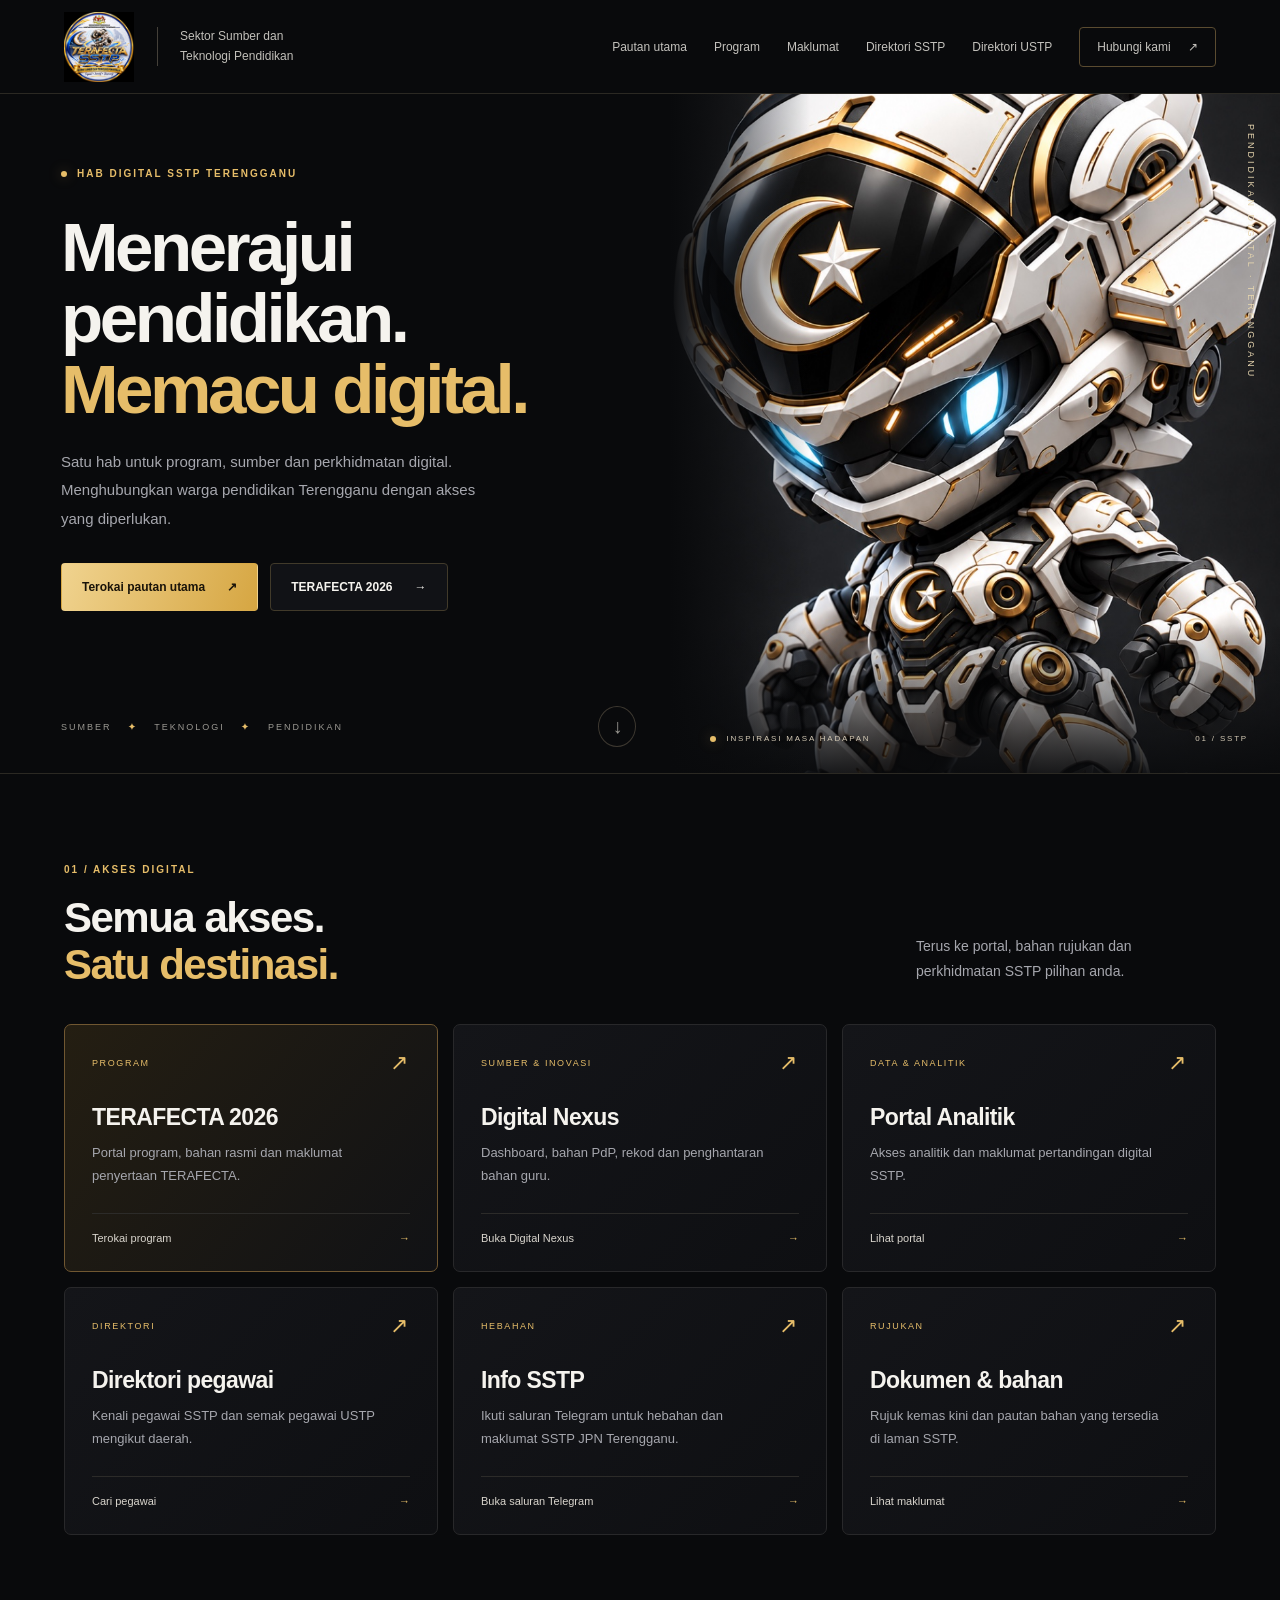
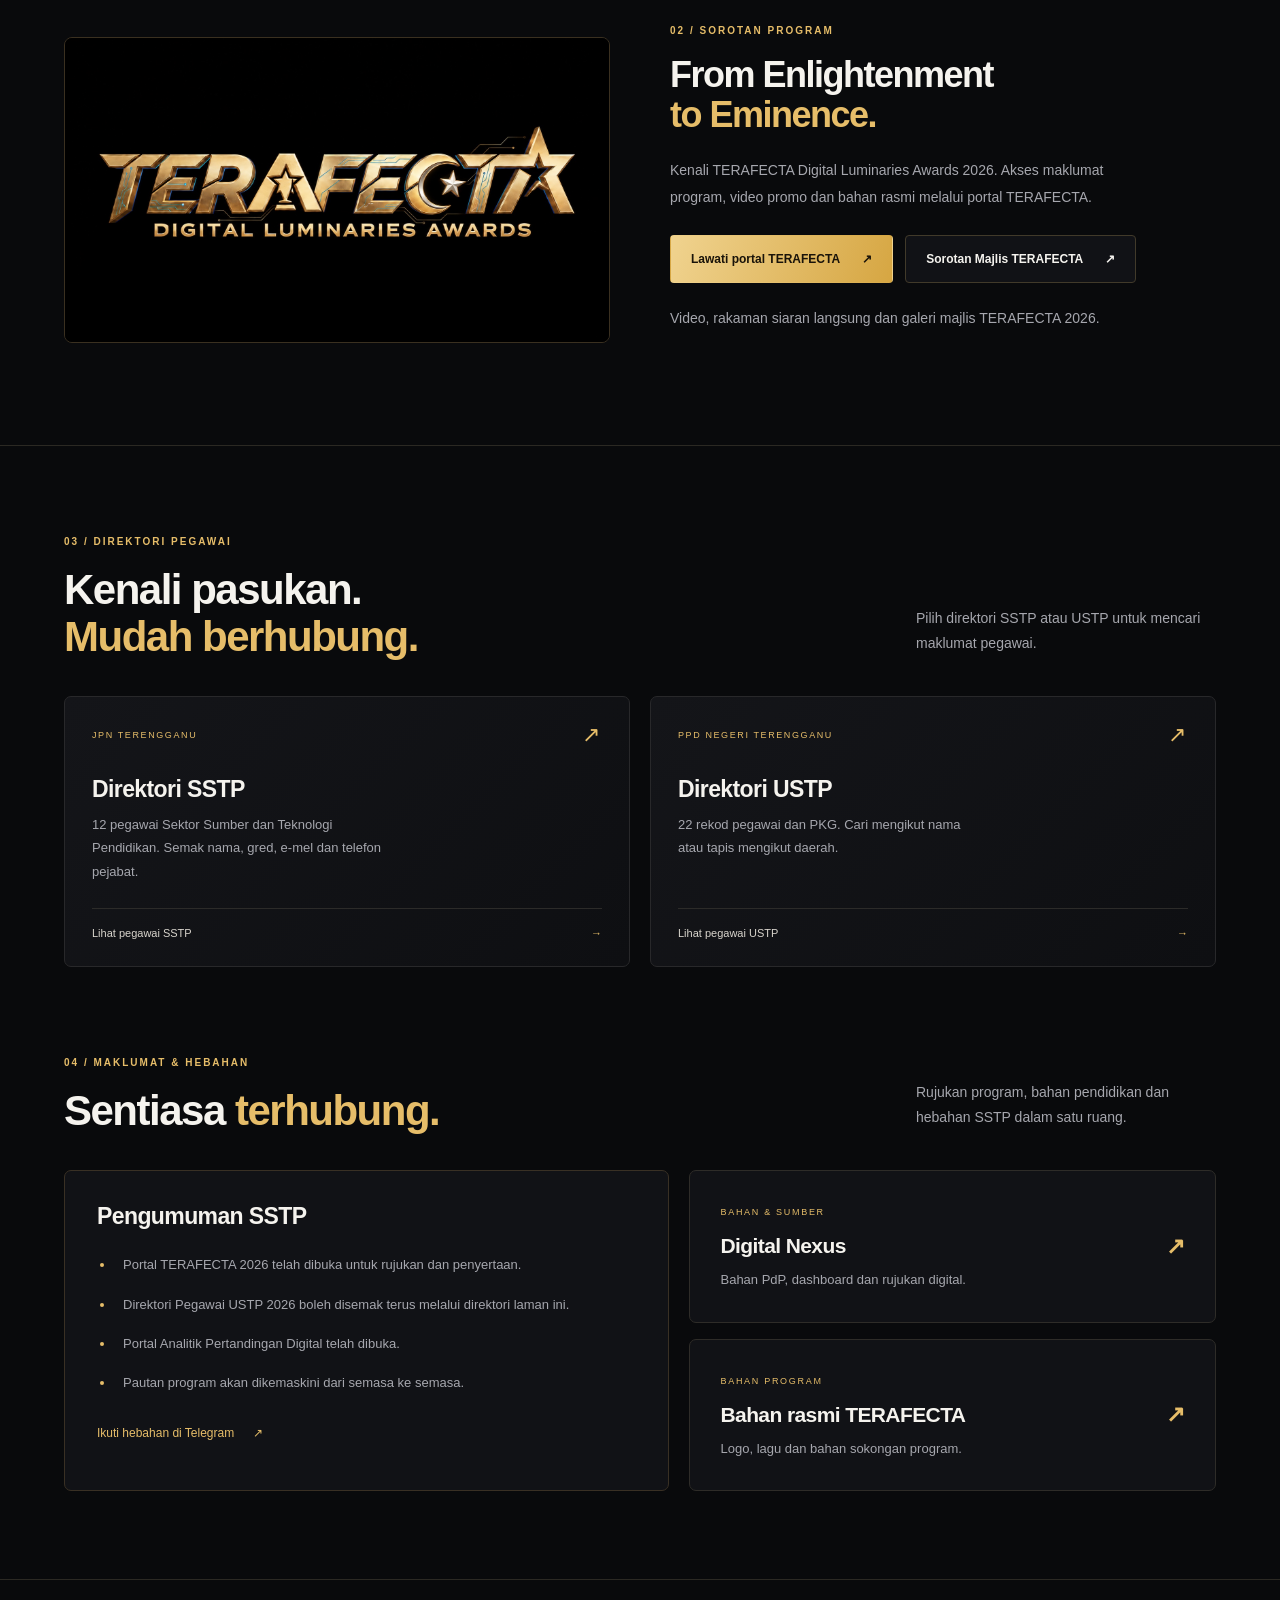
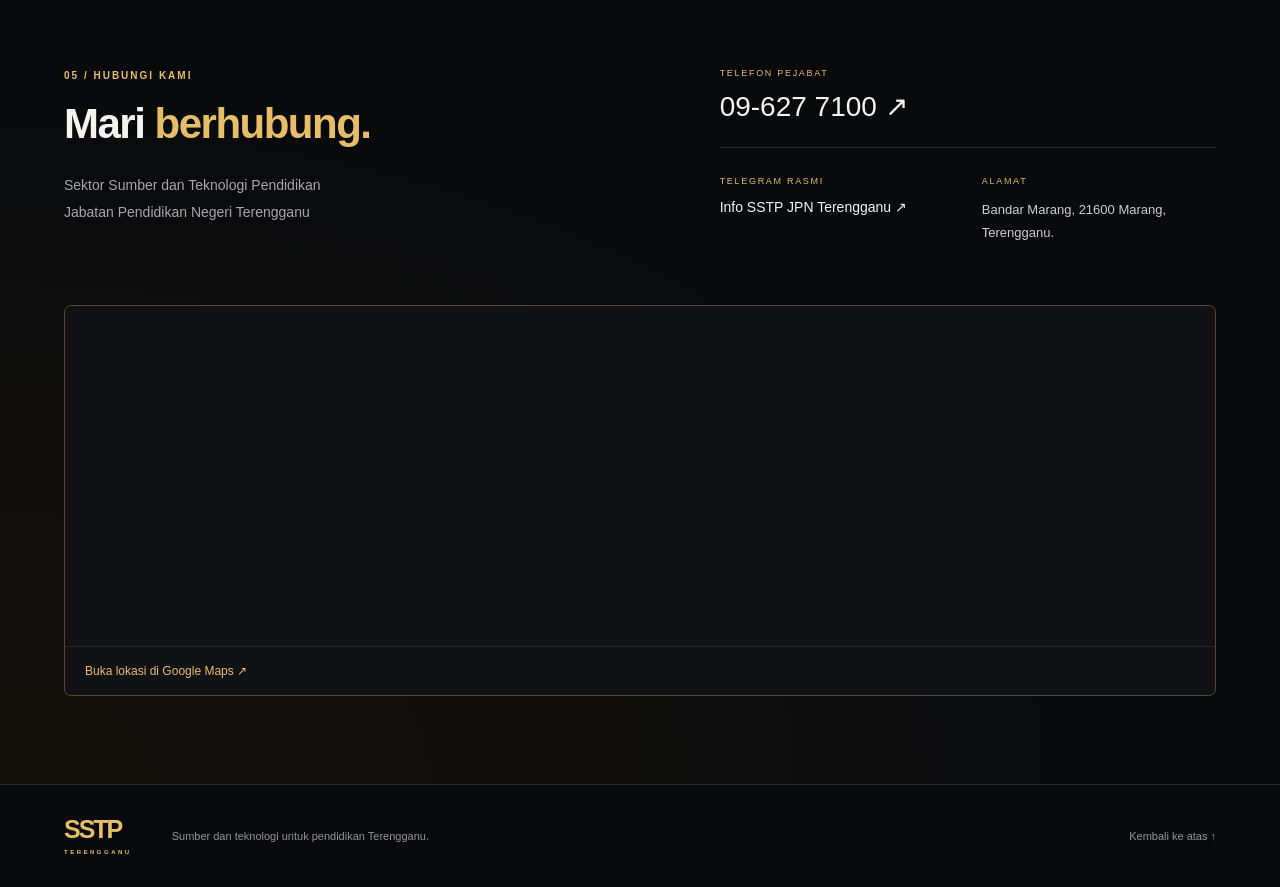
<file: index.html>
<!doctype html>
<html lang="ms">
<head><meta charset="utf-8"><meta name="viewport" content="width=device-width,initial-scale=1"><title>SSTP Terengganu | Hab Digital Pendidikan</title><meta property="og:image" content="assets/robot.jpeg"><meta name="description" content="Hab digital SSTP Terengganu untuk portal, program, dokumen dan perkhidmatan pendidikan."><link rel="stylesheet" href="style.css?v=20261105-map"><link rel="icon" type="image/jpeg" href="assets/logo-terafecta-sstp.jpeg"></head>
<body>
<header><a class="brand" href="#utama" aria-label="SSTP Terengganu, laman utama"><img class="official-logo" src="assets/logo-terafecta-sstp.jpeg" alt="Logo TERAFECTA SSTP, JPN Terengganu"><span class="brand-description">Sektor Sumber dan<br>Teknologi Pendidikan</span></a><button class="menu" aria-expanded="false" aria-controls="navigation">Menu <span>☰</span></button><nav id="navigation" aria-label="Navigasi utama"><a href="#pautan">Pautan utama</a><a href="#program">Program</a><a href="#kemaskini">Maklumat</a><a href="sstp.html">Direktori SSTP</a><a href="ustp.html">Direktori USTP</a><a class="nav-contact" href="#hubungi">Hubungi kami <span>↗</span></a></nav></header>
<main><section class="hero" id="utama"><div class="hero-copy"><div class="eyebrow"><span class="signal"></span> HAB DIGITAL SSTP TERENGGANU</div><h1>Menerajui<br>pendidikan.<br><span>Memacu digital.</span></h1><p>Satu hab untuk program, sumber dan perkhidmatan digital. Menghubungkan warga pendidikan Terengganu dengan akses yang diperlukan.</p><div class="actions"><a class="button primary" href="#pautan">Terokai pautan utama <span>↗</span></a><a class="button secondary" href="#program">TERAFECTA 2026 <span>→</span></a></div><div class="hero-bottom"><span>SUMBER <b>✦</b> TEKNOLOGI <b>✦</b> PENDIDIKAN</span><a href="#pautan" aria-label="Tatal ke pautan utama">↓</a></div></div><div class="hero-visual"><span class="vertical-label">PENDIDIKAN DIGITAL · TERENGGANU</span><img src="assets/robot.jpeg" alt="Robot futuristik putih dan emas dengan lambang bulan dan bintang"><div class="image-caption"><span class="signal"></span> INSPIRASI MASA HADAPAN <span>01 / SSTP</span></div></div></section>
<section id="pautan" class="section"><div class="section-head"><div><div class="eyebrow">01 / AKSES DIGITAL</div><h2>Semua akses.<br><span>Satu destinasi.</span></h2></div><p>Terus ke portal, bahan rujukan dan perkhidmatan SSTP pilihan anda.</p></div><div class="portal-grid">
<a class="portal featured" href="https://terafecta-2026.sstp-terengganu.net/"><span class="portal-top"><span>PROGRAM</span><span>↗</span></span><h3>TERAFECTA 2026</h3><p>Portal program, bahan rasmi dan maklumat penyertaan TERAFECTA.</p><span class="portal-foot">Terokai program <span>→</span></span></a>
<a class="portal" href="https://digitalnexus.sstp-terengganu.net/"><span class="portal-top"><span>SUMBER & INOVASI</span><span>↗</span></span><h3>Digital Nexus</h3><p>Dashboard, bahan PdP, rekod dan penghantaran bahan guru.</p><span class="portal-foot">Buka Digital Nexus <span>→</span></span></a>
<a class="portal" href="https://portal.sstp-terengganu.net/"><span class="portal-top"><span>DATA & ANALITIK</span><span>↗</span></span><h3>Portal Analitik</h3><p>Akses analitik dan maklumat pertandingan digital SSTP.</p><span class="portal-foot">Lihat portal <span>→</span></span></a>
<a class="portal" href="#pegawai"><span class="portal-top"><span>DIREKTORI</span><span>↗</span></span><h3>Direktori pegawai</h3><p>Kenali pegawai SSTP dan semak pegawai USTP mengikut daerah.</p><span class="portal-foot">Cari pegawai <span>→</span></span></a>
<a class="portal" href="https://t.me/sstpjpnt"><span class="portal-top"><span>HEBAHAN</span><span>↗</span></span><h3>Info SSTP</h3><p>Ikuti saluran Telegram untuk hebahan dan maklumat SSTP JPN Terengganu.</p><span class="portal-foot">Buka saluran Telegram <span>→</span></span></a>
<a class="portal" href="#kemaskini"><span class="portal-top"><span>RUJUKAN</span><span>↗</span></span><h3>Dokumen & bahan</h3><p>Rujuk kemas kini dan pautan bahan yang tersedia di laman SSTP.</p><span class="portal-foot">Lihat maklumat <span>→</span></span></a>
</div></section>
<section id="program" class="program section"><div class="program-art"><img src="assets/terafecta.jpeg" alt="Logo TERAFECTA Digital Luminaries Awards"></div><div class="program-copy"><div class="eyebrow">02 / SOROTAN PROGRAM</div><h2>From Enlightenment<br><span>to Eminence.</span></h2><p>Kenali TERAFECTA Digital Luminaries Awards 2026. Akses maklumat program, video promo dan bahan rasmi melalui portal TERAFECTA.</p><div class="actions"><a class="button primary" href="https://terafecta-2026.sstp-terengganu.net/">Lawati portal TERAFECTA <span>↗</span></a><a class="button secondary" href="https://tinyurl.com/terafecta2026">Sorotan Majlis TERAFECTA <span>↗</span></a></div><p class="program-link-note">Video, rakaman siaran langsung dan galeri majlis TERAFECTA 2026.</p></div></section>
<section id="pegawai" class="section directory-section"><div class="section-head"><div><div class="eyebrow">03 / DIREKTORI PEGAWAI</div><h2>Kenali pasukan.<br><span>Mudah berhubung.</span></h2></div><p>Pilih direktori SSTP atau USTP untuk mencari maklumat pegawai.</p></div><div class="directory-choices"><a class="portal" href="sstp.html"><span class="portal-top"><span>JPN TERENGGANU</span><span>↗</span></span><h3>Direktori SSTP</h3><p>12 pegawai Sektor Sumber dan Teknologi Pendidikan. Semak nama, gred, e-mel dan telefon pejabat.</p><span class="portal-foot">Lihat pegawai SSTP <span>→</span></span></a><a class="portal" href="ustp.html"><span class="portal-top"><span>PPD NEGERI TERENGGANU</span><span>↗</span></span><h3>Direktori USTP</h3><p>22 rekod pegawai dan PKG. Cari mengikut nama atau tapis mengikut daerah.</p><span class="portal-foot">Lihat pegawai USTP <span>→</span></span></a></div></section><section class="section information-section" id="kemaskini"><div class="section-head"><div><div class="eyebrow">04 / MAKLUMAT & HEBAHAN</div><h2>Sentiasa <span>terhubung.</span></h2></div><p>Rujukan program, bahan pendidikan dan hebahan SSTP dalam satu ruang.</p></div><div class="information-grid"><div class="announcements"><h3>Pengumuman SSTP</h3><ul><li>Portal TERAFECTA 2026 telah dibuka untuk rujukan dan penyertaan.</li><li>Direktori Pegawai USTP 2026 boleh disemak terus melalui direktori laman ini.</li><li>Portal Analitik Pertandingan Digital telah dibuka.</li><li>Pautan program akan dikemaskini dari semasa ke semasa.</li></ul><a class="text-link" href="https://t.me/sstpjpnt">Ikuti hebahan di Telegram <span>↗</span></a></div><div class="resource-links"><a href="https://digitalnexus.sstp-terengganu.net/"><div><span>BAHAN & SUMBER</span><h3>Digital Nexus</h3><p>Bahan PdP, dashboard dan rujukan digital.</p></div><b aria-hidden="true">↗</b></a><a href="https://terafecta-2026.sstp-terengganu.net/#resources"><div><span>BAHAN PROGRAM</span><h3>Bahan rasmi TERAFECTA</h3><p>Logo, lagu dan bahan sokongan program.</p></div><b aria-hidden="true">↗</b></a></div></div></section>
<section id="hubungi" class="contact section"><div><div class="eyebrow">05 / HUBUNGI KAMI</div><h2>Mari <span>berhubung.</span></h2><p>Sektor Sumber dan Teknologi Pendidikan<br>Jabatan Pendidikan Negeri Terengganu</p></div><div class="contact-details"><a href="tel:+6096277100"><span>TELEFON PEJABAT</span><strong>09-627 7100 ↗</strong></a><a href="https://t.me/sstpjpnt"><span>TELEGRAM RASMI</span><strong>Info SSTP JPN Terengganu ↗</strong></a><div><span>ALAMAT</span><p>Bandar Marang, 21600 Marang,<br>Terengganu.</p></div></div><div class="contact-map"><iframe title="Peta lokasi SSTP JPN Terengganu" loading="lazy" referrerpolicy="no-referrer-when-downgrade" src="https://www.google.com/maps?q=Sektor%20Sumber%20Teknologi%20Pendidikan%20JPN%20Terengganu%20Marang&amp;output=embed" allowfullscreen></iframe><a class="map-link" href="https://www.google.com/maps/search/?api=1&amp;query=Sektor%20Sumber%20Teknologi%20Pendidikan%20JPN%20Terengganu%20Marang" target="_blank" rel="noopener noreferrer">Buka lokasi di Google Maps ↗</a></div></section></main><footer><a class="brand-mark" href="#utama">SSTP<span>TERENGGANU</span></a><p>Sumber dan teknologi untuk pendidikan Terengganu.</p><a href="#utama">Kembali ke atas ↑</a></footer><script src="script.js?v=20261105-split"></script></body></html>
</file>
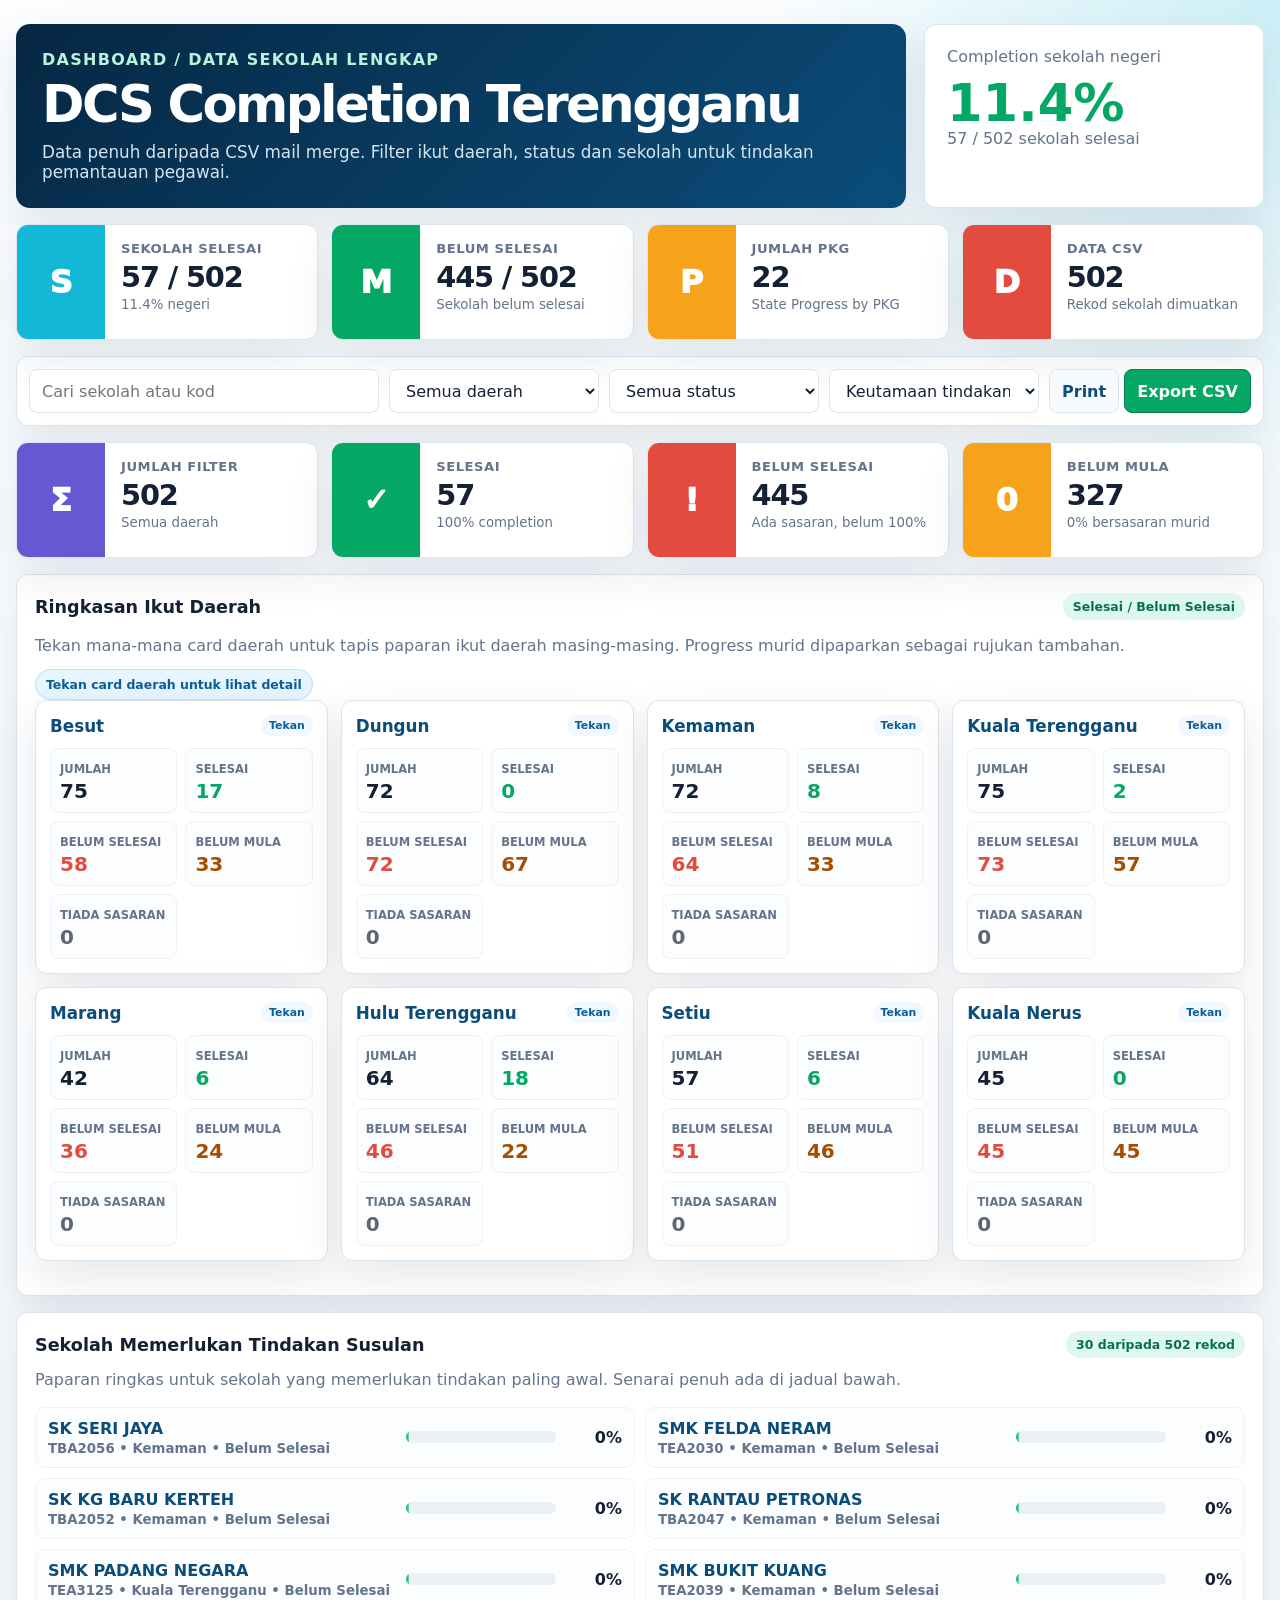
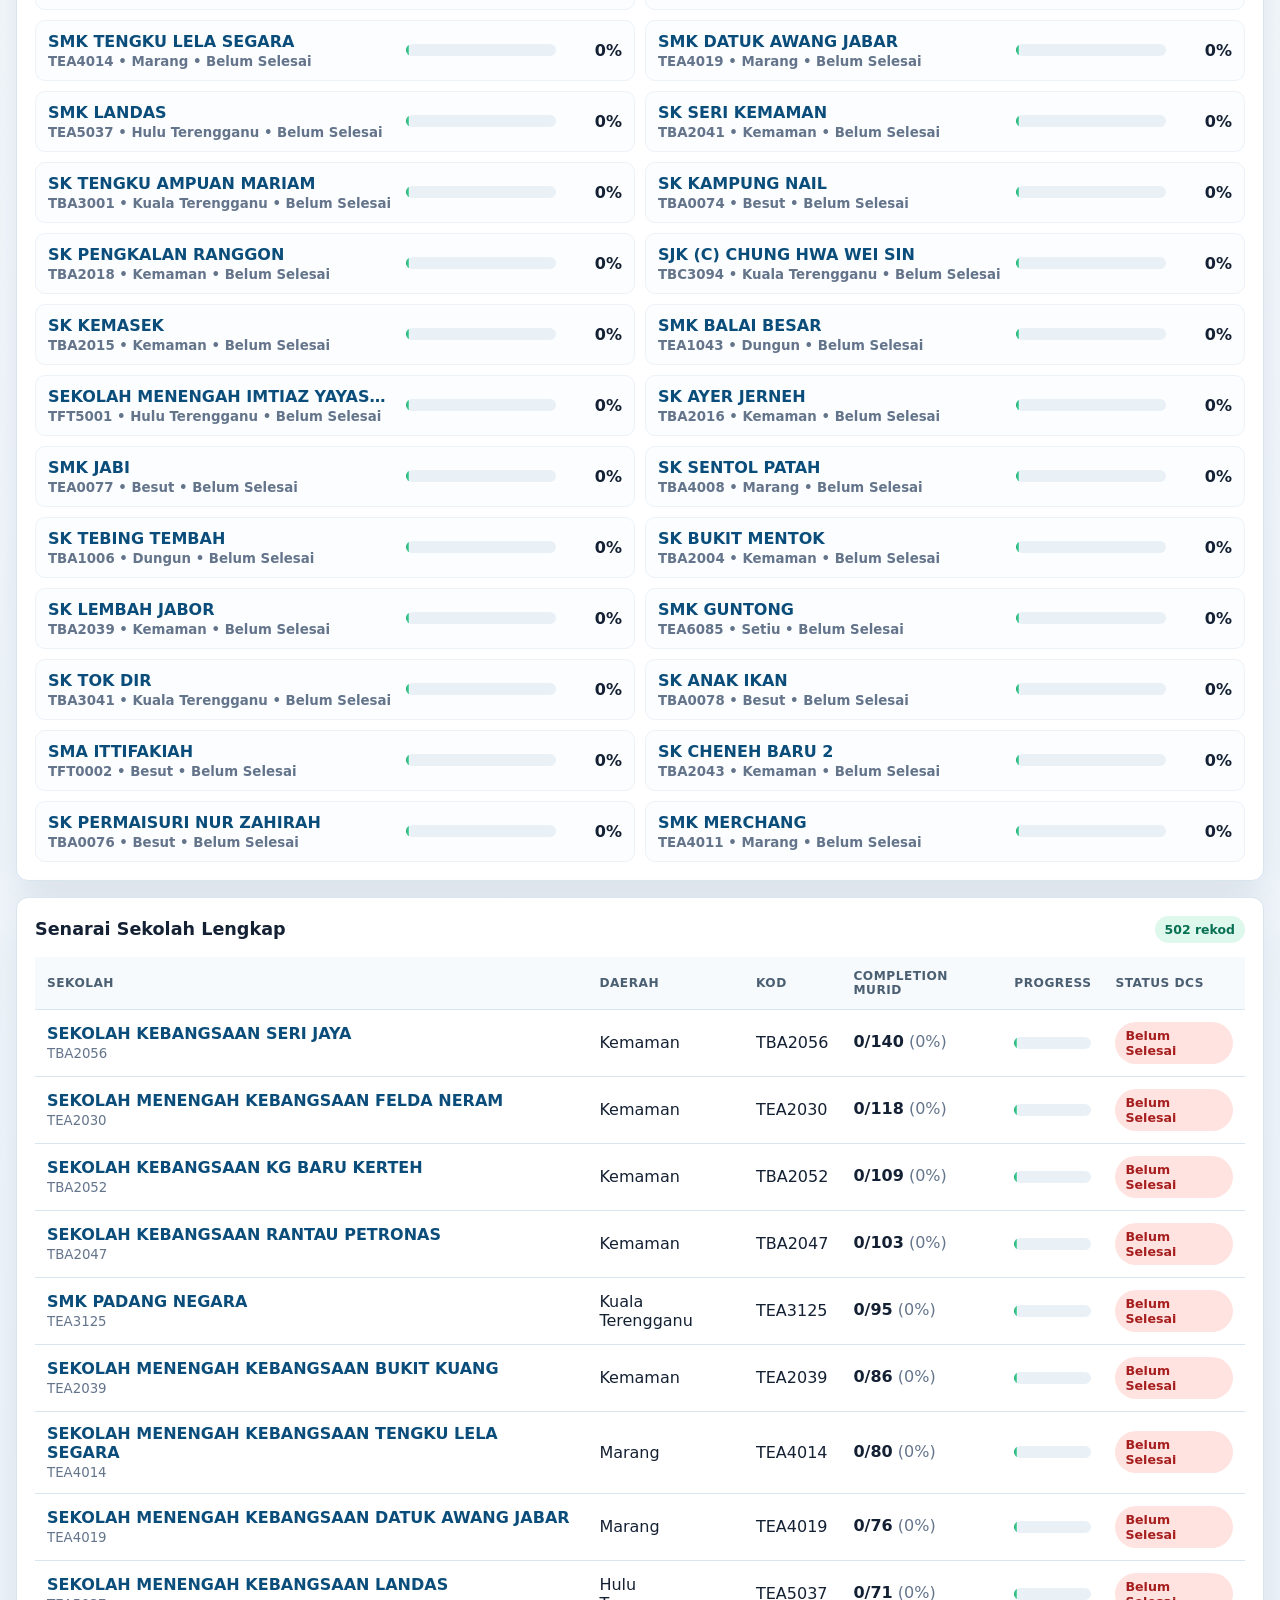
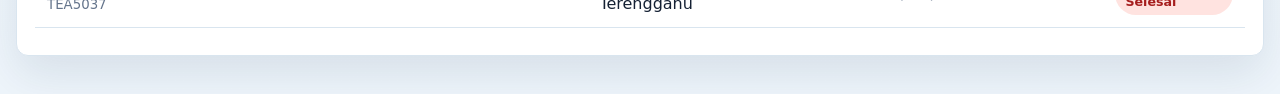
<file: dcs-dashboard/index.html>
<!doctype html>
<html lang="ms"><head><meta charset="utf-8"><meta name="viewport" content="width=device-width, initial-scale=1"><title>Dashboard DCS Terengganu</title><style>
:root{--navy:#062743;--blue:#0b4d7a;--green:#05a765;--red:#e34b3f;--orange:#f6a21a;--cyan:#13b8d6;--purple:#6658d3;--bg:#eef5fb;--ink:#142033;--muted:#64748b;--line:#d9e5ef;--card:#fff;--shadow:0 18px 45px rgba(10,38,64,.10);font-family:Inter,system-ui,-apple-system,BlinkMacSystemFont,"Segoe UI",sans-serif}*{box-sizing:border-box}body{margin:0;background:radial-gradient(circle at top right,rgba(19,184,214,.20),transparent 32rem),linear-gradient(180deg,#fbfdff,var(--bg));color:var(--ink)}main{width:min(1500px,calc(100% - 32px));margin:auto;padding:24px 0 38px}.top{display:grid;grid-template-columns:1fr 340px;gap:18px;margin-bottom:16px}.hero{background:linear-gradient(135deg,var(--navy),var(--blue));color:white;border-radius:14px;padding:26px;box-shadow:var(--shadow)}.hero p:first-child{margin:0 0 10px;color:#b9f3dc;font-weight:850;letter-spacing:.08em;text-transform:uppercase}.hero h1{margin:0;font-size:clamp(2rem,4vw,3.7rem);line-height:1;letter-spacing:-.05em}.hero p:last-child{margin:12px 0 0;color:#d5e5ef;font-size:1.05rem}.score,.kpi,.panel,.district{background:var(--card);border:1px solid var(--line);border-radius:12px;box-shadow:var(--shadow)}.score{padding:22px}.score span{color:var(--muted)}.score b{display:block;color:var(--green);font-size:3.2rem;line-height:1;margin-top:12px}.kpis,.district-grid{display:grid;grid-template-columns:repeat(4,1fr);gap:13px;margin-bottom:16px}.kpi{display:grid;grid-template-columns:88px 1fr;min-height:116px;overflow:hidden}.kpi i{display:grid;place-items:center;color:white;font-style:normal;font-size:2rem;font-weight:950}.kpi div{padding:16px}.kpi span{display:block;color:var(--muted);font-size:.82rem;font-weight:800;text-transform:uppercase;letter-spacing:.04em}.kpi b{display:block;font-size:1.8rem;margin-top:4px;letter-spacing:-.04em}.cyan{background:var(--cyan)}.green{background:var(--green)}.orange{background:var(--orange)}.red{background:var(--red)}.purple{background:var(--purple)}.toolbar{display:grid;grid-template-columns:1fr 210px 210px 210px auto;gap:10px;background:white;border:1px solid var(--line);border-radius:12px;box-shadow:var(--shadow);padding:12px;margin-bottom:16px}input,select,button{min-height:44px;border:1px solid var(--line);border-radius:8px;background:white;color:var(--ink);font:inherit;padding:0 12px}button{background:var(--green);color:white;border-color:#08804f;font-weight:850;cursor:pointer}.secondary{background:#f8fbfd;color:var(--blue);border-color:var(--line)}.panel{padding:18px;margin-top:16px}.head{display:flex;justify-content:space-between;align-items:center;gap:12px;margin-bottom:14px}.head h2{margin:0;font-size:1.1rem}.pill{border-radius:999px;background:#dff8ee;color:#087052;padding:6px 10px;font-size:.78rem;font-weight:850;white-space:nowrap}.tap-hint{display:inline-flex;align-items:center;gap:6px;background:#e7f5ff;color:#0b5f99;border:1px solid #b8e0ff;border-radius:999px;padding:7px 10px;font-size:.78rem;font-weight:850}.district-help{display:flex;align-items:center;justify-content:space-between;gap:10px;flex-wrap:wrap}.district-help .note{margin:0}.district{padding:14px;cursor:pointer;transition:transform .15s ease,border-color .15s ease,box-shadow .15s ease}.district:hover,.district:focus-visible{transform:translateY(-2px);border-color:#9bdac1;box-shadow:0 20px 48px rgba(5,87,55,.13);outline:none}.district:active{transform:scale(.99)}.district h3{display:flex;justify-content:space-between;align-items:center;gap:8px;margin:0 0 12px;color:var(--blue);font-size:1.05rem}.district h3 span{border-radius:999px;background:#f1f8ff;color:#0b5f99;padding:4px 8px;font-size:.68rem;font-weight:900}.stats{display:grid;grid-template-columns:repeat(2,1fr);gap:8px}.stat{background:#fbfdff;border:1px solid #edf2f7;border-radius:8px;padding:9px}.stat span{font-size:.72rem;color:var(--muted);font-weight:850;text-transform:uppercase}.stat b{display:block;margin-top:2px;font-size:1.25rem}.ok{color:var(--green)}.bad{color:var(--red)}.zero{color:#a64d00}.none{color:#5c6772}.selected{outline:3px solid rgba(5,167,101,.22)}.action-note{margin:-4px 0 14px}.bars{display:grid;grid-template-columns:repeat(2,minmax(0,1fr));gap:10px}.barrow{display:grid;grid-template-columns:minmax(0,1fr) 150px 54px;gap:12px;align-items:center;background:#fbfdff;border:1px solid #edf2f7;border-radius:10px;padding:11px 12px}.name{display:block;font-weight:850;color:var(--blue);white-space:nowrap;overflow:hidden;text-overflow:ellipsis}.barrow small{display:block;color:var(--muted);font-weight:750;margin-top:3px}.barrow b{text-align:right}.bar{height:12px;border-radius:999px;background:#e9f0f6;overflow:hidden}.fill{display:block;height:100%;background:linear-gradient(90deg,var(--green),#69dbad);border-radius:999px;min-width:3px}.tablewrap{overflow:auto;max-height:680px}table{width:100%;border-collapse:collapse;min-width:1120px}th,td{padding:12px;border-bottom:1px solid var(--line);text-align:left;vertical-align:middle}th{position:sticky;top:0;background:#f7fafc;color:#4b5f73;text-transform:uppercase;font-size:.76rem;letter-spacing:.04em;z-index:1}.school b{display:block;color:var(--blue)}.school small{color:var(--muted)}.status{display:inline-flex;justify-content:center;min-width:108px;border-radius:999px;padding:6px 10px;font-size:.79rem;font-weight:900}.done{background:#dff8ee;color:#087052}.high{background:#e7f5ff;color:#0b5f99}.mid{background:#fff4d6;color:#8a5a00}.started{background:#ffe8cc;color:#a64d00}.nonebg{background:#f1f3f5;color:#5c6772}.zerobg{background:#ffe3e0;color:#a61e1e}.note{color:var(--muted);line-height:1.55}@media(max-width:1120px){.top{grid-template-columns:1fr}.kpis,.district-grid{grid-template-columns:repeat(2,1fr)}.toolbar{grid-template-columns:1fr 1fr}.bars{grid-template-columns:1fr}}@media(max-width:680px){main{width:min(100% - 18px,1500px);padding:14px 0 26px}.top,.kpis,.district-grid,.toolbar{grid-template-columns:1fr}.hero,.score,.panel{border-radius:10px}.hero{padding:18px}.hero h1{font-size:2rem;letter-spacing:-.03em}.hero p:last-child{font-size:.95rem}.score{padding:16px}.score b{font-size:2.6rem}.kpis{gap:10px}.kpi{grid-template-columns:64px 1fr;min-height:92px}.kpi i{font-size:1.55rem}.kpi div{padding:12px}.kpi b{font-size:1.45rem}.toolbar{position:sticky;top:0;z-index:3;padding:10px}.toolbar div{display:grid;grid-template-columns:1fr 1fr;gap:8px}.toolbar button{width:100%;padding:0 8px}.head{align-items:flex-start;flex-direction:column;gap:8px}.district-help{align-items:flex-start}.tap-hint{width:100%;justify-content:center}.district{padding:12px}.stats{grid-template-columns:repeat(2,minmax(0,1fr))}.stat{padding:8px}.stat span{font-size:.66rem}.stat b{font-size:1.12rem}.barrow{grid-template-columns:1fr 50px;gap:8px;padding:10px}.barrow .bar{grid-column:1/-1;grid-row:2}.barrow b{grid-column:2;grid-row:1}.name{white-space:normal}.tablewrap{overflow:visible;max-height:none}table{min-width:0;border-collapse:separate;border-spacing:0 10px}thead{display:none}tbody,tr,td{display:block;width:100%}tr{background:#fbfdff;border:1px solid #edf2f7;border-radius:10px;padding:8px 10px}td{display:grid;grid-template-columns:112px minmax(0,1fr);gap:10px;align-items:center;border-bottom:1px solid #edf2f7;padding:8px 0}td:last-child{border-bottom:0}td::before{content:attr(data-label);color:var(--muted);font-size:.72rem;font-weight:900;text-transform:uppercase}.school b{line-height:1.3}.status{justify-self:start;min-width:0}.school::before{align-self:start}}
</style></head><body><main><section class="top"><div class="hero"><p>Dashboard / Data Sekolah Lengkap</p><h1>DCS Completion Terengganu</h1><p>Data penuh daripada CSV mail merge. Filter ikut daerah, status dan sekolah untuk tindakan pemantauan pegawai.</p></div><aside class="score"><span>Completion sekolah negeri</span><b>11.4%</b><span>57 / 502 sekolah selesai</span></aside></section><section class="kpis"><div class="kpi"><i class="cyan">S</i><div><span>Sekolah selesai</span><b>57 / 502</b><small class="note">11.4% negeri</small></div></div><div class="kpi"><i class="green">M</i><div><span>Belum selesai</span><b>445 / 502</b><small class="note">Sekolah belum selesai</small></div></div><div class="kpi"><i class="orange">P</i><div><span>Jumlah PKG</span><b>22</b><small class="note">State Progress by PKG</small></div></div><div class="kpi"><i class="red">D</i><div><span>Data CSV</span><b id="csvCount">0</b><small class="note">Rekod sekolah dimuatkan</small></div></div></section><section class="toolbar"><input id="search" type="search" placeholder="Cari sekolah atau kod"><select id="district"><option value="all">Semua daerah</option></select><select id="status"><option value="all">Semua status</option><option value="done">Selesai 100%</option><option value="notdone">Belum Selesai</option><option value="zero">Belum mula 0%</option><option value="started">1% - 49%</option><option value="mid">50% - 79%</option><option value="high">80% - 99%</option><option value="none">Tiada sasaran</option></select><select id="sort"><option value="lowest">Keutamaan tindakan</option><option value="highest">Completion tertinggi</option><option value="total">Jumlah murid tertinggi</option><option value="school">Nama sekolah A-Z</option><option value="district">Daerah A-Z</option></select><div><button class="secondary" onclick="window.print()">Print</button> <button id="export">Export CSV</button></div></section><section class="kpis"><div class="kpi"><i class="purple">Σ</i><div><span>Jumlah filter</span><b id="kTotal">0</b><small class="note" id="kScope">Semua daerah</small></div></div><div class="kpi"><i class="green">✓</i><div><span>Selesai</span><b id="kDone">0</b><small class="note">100% completion</small></div></div><div class="kpi"><i class="red">!</i><div><span>Belum Selesai</span><b id="kNotDone">0</b><small class="note">Ada sasaran, belum 100%</small></div></div><div class="kpi"><i class="orange">0</i><div><span>Belum Mula</span><b id="kZero">0</b><small class="note">0% bersasaran murid</small></div></div></section><section class="panel"><div class="head"><h2>Ringkasan Ikut Daerah</h2><span class="pill">Selesai / Belum Selesai</span></div><div class="district-help"><p class="note">Tekan mana-mana card daerah untuk tapis paparan ikut daerah masing-masing. Progress murid dipaparkan sebagai rujukan tambahan.</p><span class="tap-hint">Tekan card daerah untuk lihat detail</span></div><div class="district-grid" id="districtCards"></div></section><section class="panel"><div class="head"><h2 id="actionTitle">Sekolah Memerlukan Tindakan Susulan</h2><span class="pill" id="rankCount">30 paparan terendah</span></div><p class="note action-note" id="actionNote">Paparan ringkas untuk sekolah yang memerlukan tindakan paling awal. Senarai penuh ada di jadual bawah.</p><div class="bars" id="bars"></div></section><section class="panel"><div class="head"><h2>Senarai Sekolah Lengkap</h2><span class="pill" id="tableCount">0 rekod</span></div><div class="tablewrap"><table><thead><tr><th>Sekolah</th><th>Daerah</th><th>Kod</th><th>Completion Murid</th><th>Progress</th><th>Status DCS</th></tr></thead><tbody id="tbody"><tr><td colspan="7">Memuatkan data CSV...</td></tr></tbody></table></div></section></main><script>
const districtMap={'0':'Besut','1':'Dungun','2':'Kemaman','3':'Kuala Terengganu','4':'Marang','5':'Hulu Terengganu','6':'Setiu','7':'Kuala Nerus'};
const districts=['Besut','Dungun','Kemaman','Kuala Terengganu','Marang','Hulu Terengganu','Setiu','Kuala Nerus'];
let data=[];
const $=id=>document.getElementById(id);
const pct=r=>r.total?(r.done/r.total)*100:0;
const pctText=r=>r.total?((Math.round(pct(r)*10)/10).toString().replace(/\.0$/,'')+'%'):'0%';
function parseCSV(text){text=text.replace(/^\uFEFF/,'');const rows=[];let row=[],cur='',q=false;for(let i=0;i<text.length;i++){const ch=text[i],nx=text[i+1];if(ch==='"'){if(q&&nx==='"'){cur+='"';i++}else q=!q}else if(ch===','&&!q){row.push(cur);cur=''}else if((ch==='\n'||ch==='\r')&&!q){if(ch==='\r'&&nx==='\n')i++;row.push(cur);cur='';if(row.some(v=>v!==''))rows.push(row);row=[]}else cur+=ch}if(cur||row.length){row.push(cur);if(row.some(v=>v!==''))rows.push(row)}const h=rows.shift();return rows.map(r=>Object.fromEntries(h.map((x,i)=>[x,r[i]||''])))}
function statusKey(r){if(r.schoolStatus==='done')return'done';if(r.schoolStatus==='notdone'){return r.total===0?'zero':'notdone'}const p=pct(r);if(r.total===0)return'none';if(p===100)return'done';if(p>=80)return'high';if(p>=50)return'mid';if(p>0)return'started';return'zero'}
function statusLabel(r){return{none:'Tiada sasaran',done:'Selesai',notdone:'Belum Selesai',high:'Hampir siap',mid:'Separuh jalan',started:'Baru mula',zero:'Belum Selesai'}[statusKey(r)]}
function isNotDone(r){return r.schoolStatus==='notdone'||(r.total>0&&pct(r)<100)}
function short(n){return n.replace('SEKOLAH KEBANGSAAN ','SK ').replace('SEKOLAH JENIS KEBANGSAAN ','SJK ').replace('SEKOLAH MENENGAH KEBANGSAAN ','SMK ')}
function summarize(list){return list.reduce((a,r)=>{a.total++; if(statusKey(r)==='done')a.done++; if(isNotDone(r))a.notdone++; if(statusKey(r)==='zero')a.zero++; if(statusKey(r)==='none')a.none++; return a},{total:0,done:0,notdone:0,zero:0,none:0})}
function filtered(){const q=$('search').value.toLowerCase().trim();const d=$('district').value;const s=$('status').value;let rows=data.filter(r=>(d==='all'||r.district===d)&&(r.name+' '+r.code+' '+r.district).toLowerCase().includes(q));if(s!=='all'){rows=rows.filter(r=>s==='notdone'?isNotDone(r):statusKey(r)===s)}rows.sort((a,b)=>{const sort=$('sort').value;if(sort==='highest')return pct(b)-pct(a)||b.total-a.total;if(sort==='total')return b.total-a.total;if(sort==='school')return a.name.localeCompare(b.name);if(sort==='district')return a.district.localeCompare(b.district)||a.name.localeCompare(b.name);return pct(a)-pct(b)||b.total-a.total});return rows}
function renderDistricts(){const selected=$('district').value;$('districtCards').innerHTML=districts.map(function(d){const s=summarize(data.filter(r=>r.district===d));return '<article class="district '+(selected===d?'selected':'')+'" role="button" tabindex="0" onclick="pickDistrict(\''+d+'\')" onkeydown="if(event.key===\'Enter\'||event.key===\' \'){event.preventDefault();pickDistrict(\''+d+'\')}"><h3>'+d+' <span>Tekan</span></h3><div class="stats"><div class="stat"><span>Jumlah</span><b>'+s.total+'</b></div><div class="stat"><span>Selesai</span><b class="ok">'+s.done+'</b></div><div class="stat"><span>Belum Selesai</span><b class="bad">'+s.notdone+'</b></div><div class="stat"><span>Belum Mula</span><b class="zero">'+s.zero+'</b></div><div class="stat"><span>Tiada Sasaran</span><b class="none">'+s.none+'</b></div></div></article>'}).join('')}
function pickDistrict(d){$('district').value=d;render()}
function render(){const rows=filtered();const s=summarize(rows);const selectedDistrict=$('district').value;const actionLimit=selectedDistrict==='all'?30:15;$('csvCount').textContent=data.length;$('kTotal').textContent=s.total;$('kDone').textContent=s.done;$('kNotDone').textContent=s.notdone;$('kZero').textContent=s.zero;$('kScope').textContent=selectedDistrict==='all'?'Semua daerah':selectedDistrict;$('actionTitle').textContent=selectedDistrict==='all'?'Sekolah Memerlukan Tindakan Susulan':'Tindakan Utama '+selectedDistrict;$('rankCount').textContent=Math.min(rows.length,actionLimit)+' daripada '+rows.length+' rekod';$('actionNote').textContent=selectedDistrict==='all'?'Paparan ringkas untuk sekolah yang memerlukan tindakan paling awal. Senarai penuh ada di jadual bawah.':'Paparan ini diringkaskan kepada 15 sekolah keutamaan dahulu. Senarai penuh daerah '+selectedDistrict+' ada di jadual bawah.';$('tableCount').textContent=rows.length+' rekod';$('bars').innerHTML=rows.slice(0,actionLimit).map(function(r){return '<div class="barrow"><div><span class="name" title="'+r.name+'">'+short(r.name)+'</span><small>'+r.code+' • '+r.district+' • '+statusLabel(r)+'</small></div><span class="bar"><span class="fill" style="width:'+Math.max(pct(r),r.done?2:0)+'%"></span></span><b>'+pctText(r)+'</b></div>'}).join('')||'<p class="note">Tiada rekod sepadan.</p>';$('tbody').innerHTML=rows.map(function(r){return '<tr><td class="school" data-label="Sekolah"><b>'+r.name+'</b><small>'+r.code+'</small></td><td data-label="Daerah">'+r.district+'</td><td data-label="Kod">'+r.code+'</td><td data-label="Completion"><b>'+r.done+'/'+r.total+'</b> <span class="note">('+pctText(r)+')</span></td><td data-label="Progress"><div class="bar"><div class="fill" style="width:'+Math.max(pct(r),r.done?2:0)+'%"></div></div></td><td data-label="Status"><span class="status '+(statusKey(r)==='done'?'done':statusKey(r)==='none'?'nonebg':(statusKey(r)==='zero'||statusKey(r)==='notdone')?'zerobg':statusKey(r))+'">'+statusLabel(r)+'</span></td></tr>'}).join('')||'<tr><td colspan="7">Tiada rekod sepadan.</td></tr>';renderDistricts()}
function exportCSV(){const rows=filtered();const header=['district','school_name','school_code','done','total','percentage','status'];const csv=[header].concat(rows.map(r=>[r.district,r.name,r.code,r.done,r.total,pctText(r),statusLabel(r)])).map(cols=>cols.map(v=>'"'+String(v).replaceAll('"','""')+'"').join(',')).join('\n');const url=URL.createObjectURL(new Blob([csv],{type:'text/csv;charset=utf-8'}));const a=document.createElement('a');a.href=url;a.download='dcs-dashboard-filtered.csv';a.click();URL.revokeObjectURL(url)}
async function init(){districts.forEach(d=>{const o=document.createElement('option');o.value=d;o.textContent=d;$('district').appendChild(o)});try{const text=await fetch('data.csv?ts=20261008144000',{cache:'no-store'}).then(r=>{if(!r.ok)throw new Error('CSV not found');return r.text()});data=parseCSV(text).map(r=>{const parts=(r.student_completion||'0/0').split('/').map(n=>Number(n)||0);const digit=(r.school_code||'').match(/^[A-Z]{3}(\d)/)?.[1]||'?';const rawStatus=(r.school_completion||'').trim().toLowerCase();const schoolStatus=rawStatus==='selesai'?'done':(rawStatus?'notdone':'');return{name:r.school_name,code:r.school_code,district:districtMap[digit]||'Lain-lain',done:parts[0],total:parts[1],classCompletion:r.class_completion||'',schoolStatus}});render()}catch(err){$('tbody').innerHTML='<tr><td colspan="7">Data CSV gagal dimuatkan. Pastikan data.csv berada dalam folder yang sama.</td></tr>';console.error(err)}}
['search','district','status','sort'].forEach(id=>$(id).addEventListener('input',render));$('export').addEventListener('click',exportCSV);init();
</script></body></html>
</file>
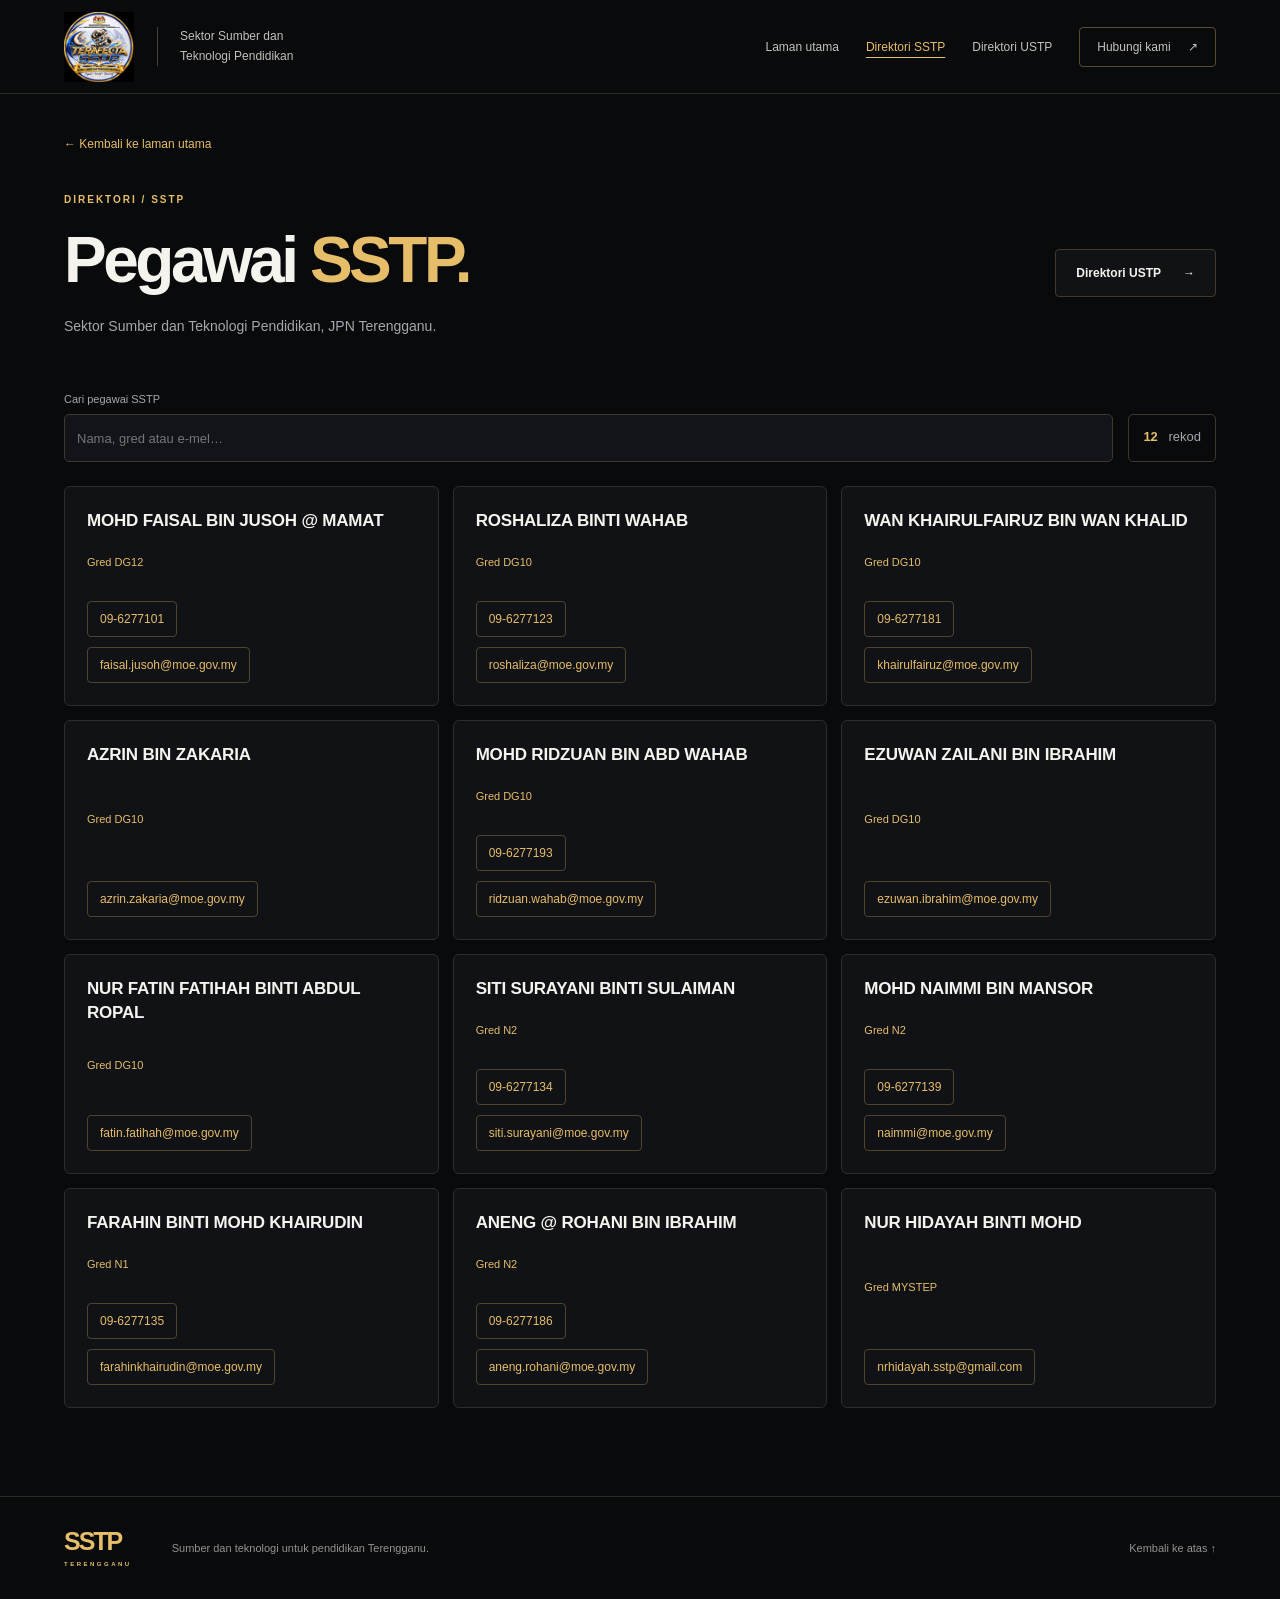
<file: sstp.html>
<!doctype html>
<html lang="ms">
<head><meta charset="utf-8"><meta name="viewport" content="width=device-width,initial-scale=1"><title>Direktori Pegawai SSTP | SSTP Terengganu</title><meta property="og:image" content="assets/robot.jpeg"><meta name="description" content="Direktori Pegawai SSTP. Cari maklumat pegawai dan telefon pejabat."><link rel="stylesheet" href="style.css?v=20261105-logo"><link rel="icon" type="image/jpeg" href="assets/logo-terafecta-sstp.jpeg"></head>
<body><header><a class="brand" href="index.html#utama" aria-label="SSTP Terengganu, laman utama"><img class="official-logo" src="assets/logo-terafecta-sstp.jpeg" alt="Logo TERAFECTA SSTP, JPN Terengganu"><span class="brand-description">Sektor Sumber dan<br>Teknologi Pendidikan</span></a><button class="menu" aria-expanded="false" aria-controls="navigation">Menu <span>☰</span></button><nav id="navigation" aria-label="Navigasi utama"><a href="index.html">Laman utama</a><a aria-current="page" href="sstp.html">Direktori SSTP</a><a href="ustp.html">Direktori USTP</a><a class="nav-contact" href="index.html#hubungi">Hubungi kami <span>↗</span></a></nav></header><main id="utama" class="directory-page"><section class="section"><a class="back-link" href="index.html#pegawai">← Kembali ke laman utama</a><div class="directory-page-heading"><div><div class="eyebrow">DIREKTORI / SSTP</div><h1>Pegawai <span>SSTP.</span></h1><p>Sektor Sumber dan Teknologi Pendidikan, JPN Terengganu.</p></div><a class="button secondary" href="ustp.html">Direktori USTP <span>→</span></a></div><div id="sstpPanel"><div class="sstp-toolbar"><label for="sstpSearch">Cari pegawai SSTP</label><div><input id="sstpSearch" type="search" placeholder="Nama, gred atau e-mel…"><span class="directory-count" role="status" aria-live="polite"><strong id="sstpCount">12</strong> rekod</span></div></div><div id="sstpEmpty" class="empty-state" hidden>Tiada rekod sepadan. Cuba nama, gred atau e-mel lain.</div><div id="sstpGrid" class="directory-grid"></div><div id="sstpPending" class="pending-directory"><span class="pending-icon" aria-hidden="true">◎</span><div><h3>Maklumat pegawai akan ditambah</h3><p>Nama, jawatan, unit dan maklumat perhubungan pejabat akan dipaparkan selepas senarai rasmi diterima.</p><a href="tel:+6096277100">Hubungi pejabat SSTP · 09-627 7100 ↗</a></div></div></div>
</section></main><footer><a class="brand-mark" href="index.html">SSTP<span>TERENGGANU</span></a><p>Sumber dan teknologi untuk pendidikan Terengganu.</p><a href="#utama">Kembali ke atas ↑</a></footer><script src="content.js?v=20261105-directory"></script><script src="script.js?v=20261105-split"></script></body></html>
</file>
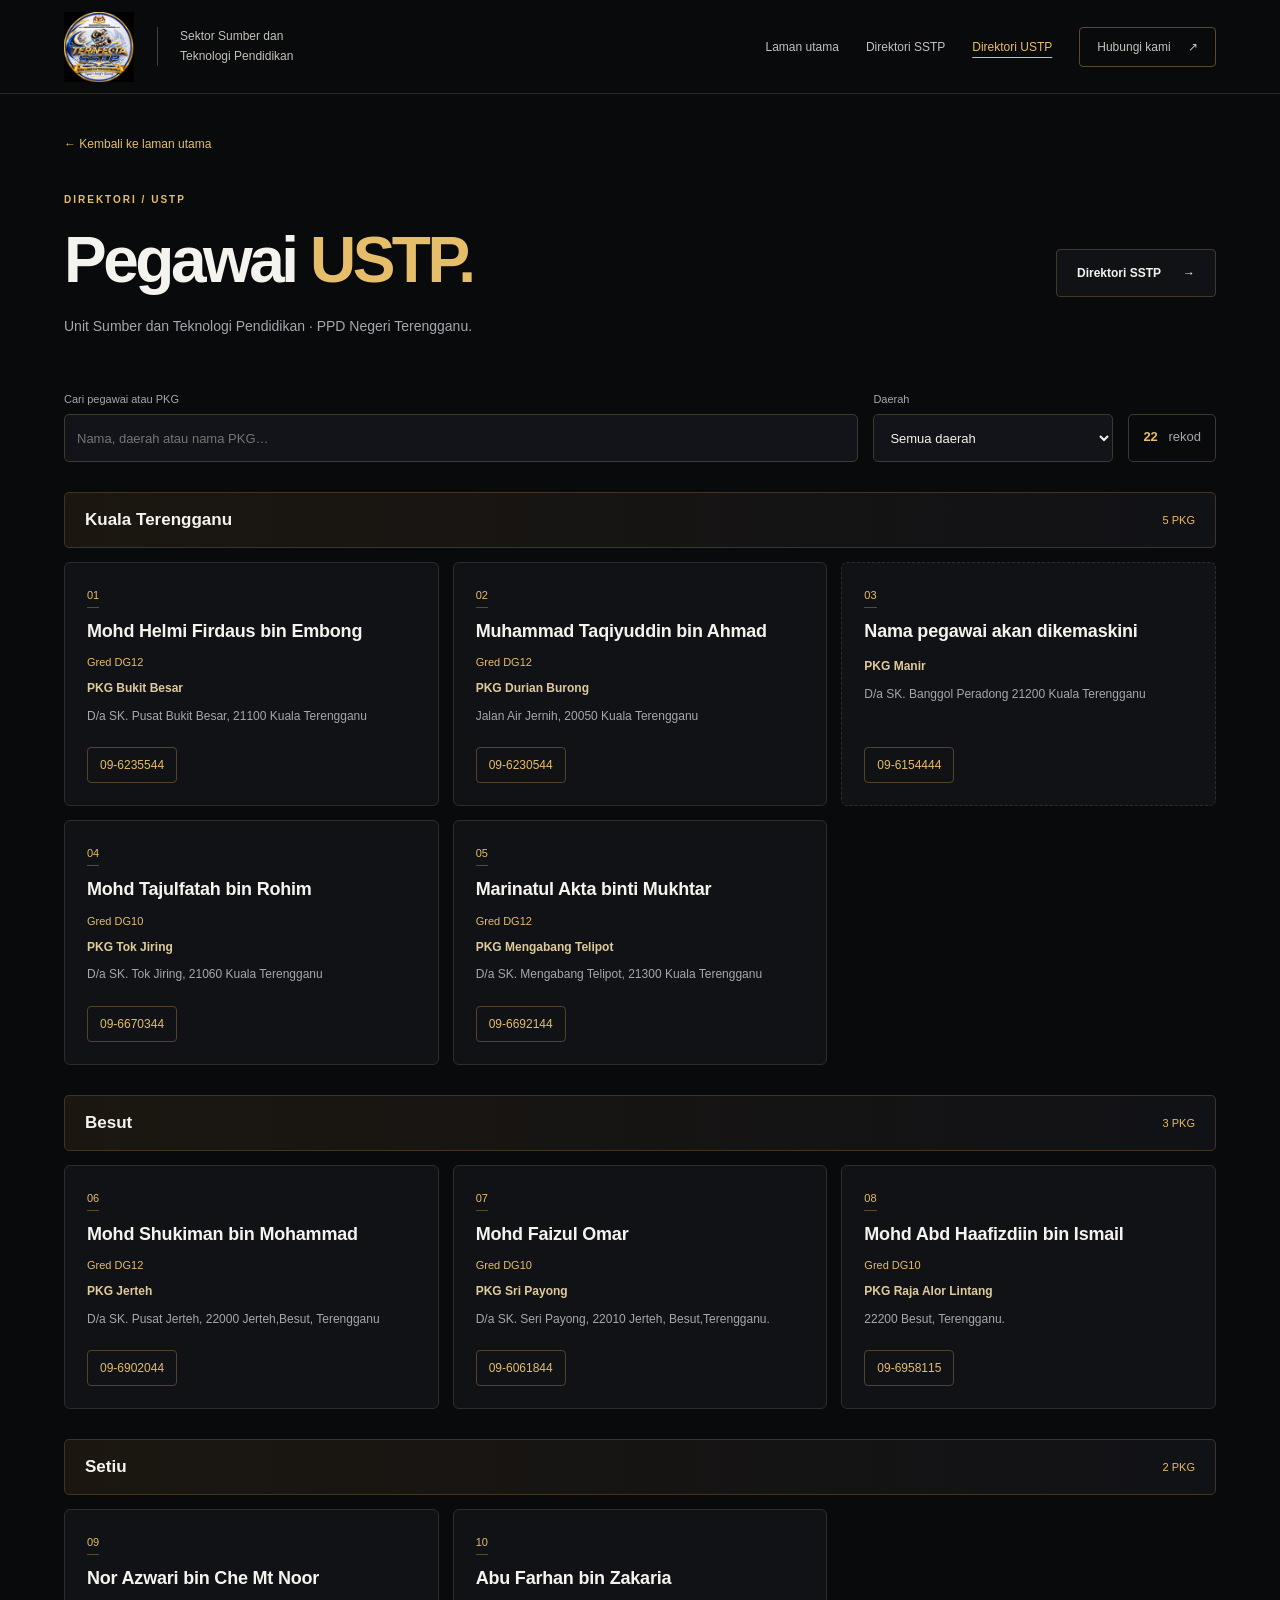
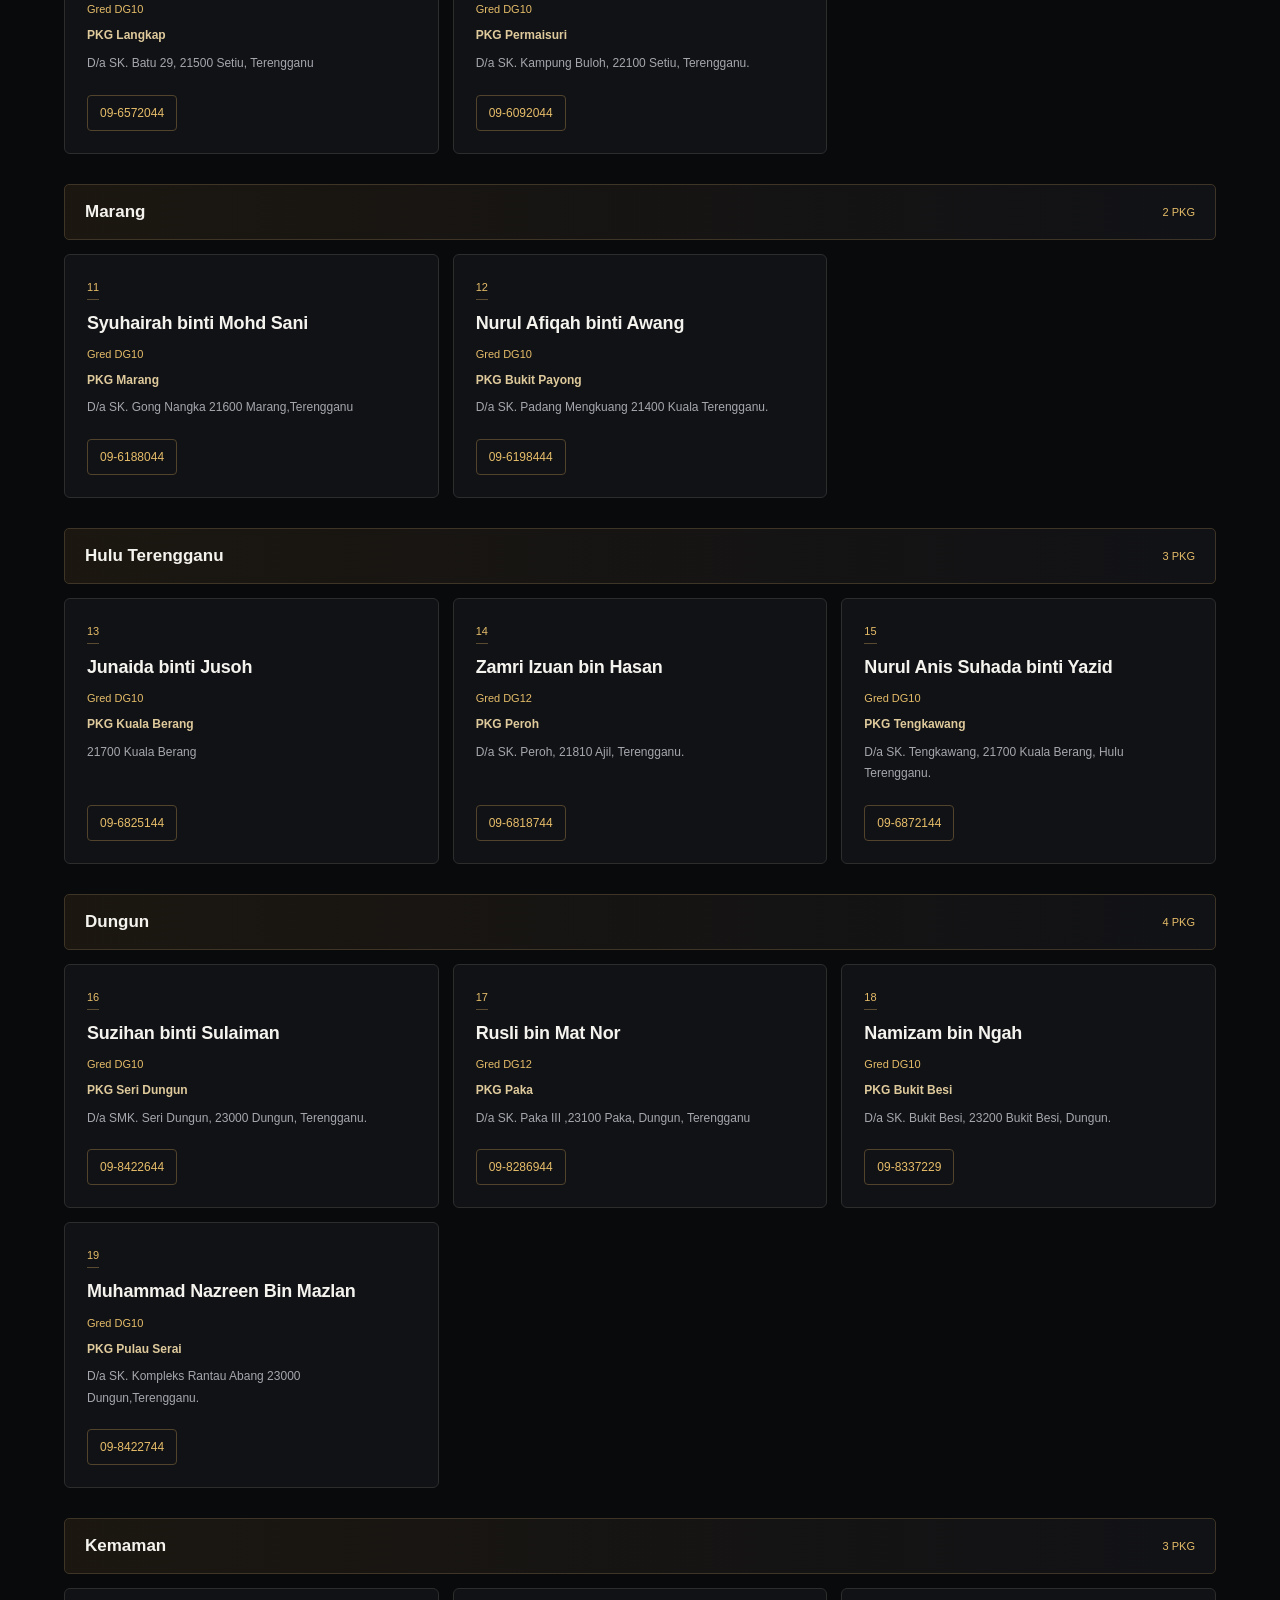
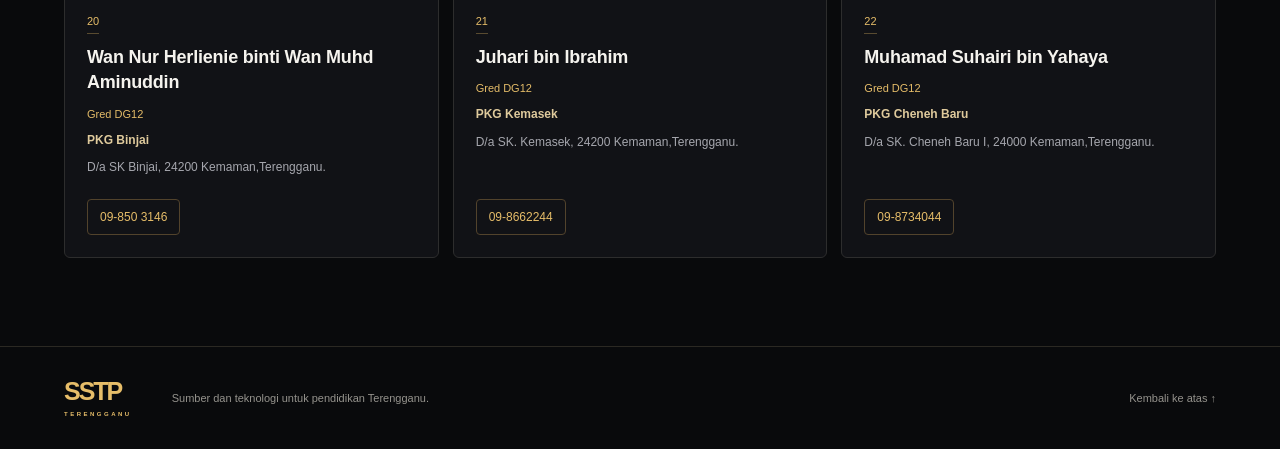
<file: ustp.html>
<!doctype html>
<html lang="ms">
<head><meta charset="utf-8"><meta name="viewport" content="width=device-width,initial-scale=1"><title>Direktori Pegawai USTP | SSTP Terengganu</title><meta property="og:image" content="assets/robot.jpeg"><meta name="description" content="Direktori Pegawai USTP. Cari maklumat pegawai dan telefon pejabat."><link rel="stylesheet" href="style.css?v=20261105-logo"><link rel="icon" type="image/jpeg" href="assets/logo-terafecta-sstp.jpeg"></head>
<body><header><a class="brand" href="index.html#utama" aria-label="SSTP Terengganu, laman utama"><img class="official-logo" src="assets/logo-terafecta-sstp.jpeg" alt="Logo TERAFECTA SSTP, JPN Terengganu"><span class="brand-description">Sektor Sumber dan<br>Teknologi Pendidikan</span></a><button class="menu" aria-expanded="false" aria-controls="navigation">Menu <span>☰</span></button><nav id="navigation" aria-label="Navigasi utama"><a href="index.html">Laman utama</a><a href="sstp.html">Direktori SSTP</a><a aria-current="page" href="ustp.html">Direktori USTP</a><a class="nav-contact" href="index.html#hubungi">Hubungi kami <span>↗</span></a></nav></header><main id="utama" class="directory-page"><section class="section"><a class="back-link" href="index.html#pegawai">← Kembali ke laman utama</a><div class="directory-page-heading"><div><div class="eyebrow">DIREKTORI / USTP</div><h1>Pegawai <span>USTP.</span></h1><p>Unit Sumber dan Teknologi Pendidikan · PPD Negeri Terengganu.</p></div><a class="button secondary" href="sstp.html">Direktori SSTP <span>→</span></a></div><div id="ustpPanel"><div class="directory-toolbar"><label class="search-label" for="officerSearch"><span>Cari pegawai atau PKG</span><input id="officerSearch" type="search" placeholder="Nama, daerah atau nama PKG…"></label><label for="districtFilter"><span>Daerah</span><select id="districtFilter"><option value="">Semua daerah</option></select></label><div class="directory-count" role="status" aria-live="polite"><strong id="officerCount">22</strong> rekod</div></div>          <div class="district-list" id="officerGrid">
            <section class="district-group" data-district="Kuala Terengganu">
              <div class="district-heading"><span>Kuala Terengganu</span><b>5 PKG</b></div>
              <div class="directory-grid">
                <article class="officer-card" data-search="kuala terengganu mohd helmi firdaus bin embong pkg bukit besar pusat kegiatan guru bukit besar">
                  <div>
                    <div class="officer-top"><span class="officer-no">01</span></div>
                    <h3>Mohd Helmi Firdaus bin Embong</h3><span class="officer-grade">Gred DG12</span>
                    <p><strong class="pkg-name">PKG Bukit Besar</strong><span class="pkg-address">D/a SK. Pusat Bukit Besar, 21100 Kuala Terengganu</span></p>
                  </div>
                  <div class="officer-contact"><a href="tel:+6096235544">09-6235544</a></div>
                </article>

                <article class="officer-card" data-search="kuala terengganu muhammad taqiyuddin bin ahmad pkg durian burong pusat kegiatan guru durian burong">
                  <div>
                    <div class="officer-top"><span class="officer-no">02</span></div>
                    <h3>Muhammad Taqiyuddin bin Ahmad</h3><span class="officer-grade">Gred DG12</span>
                    <p><strong class="pkg-name">PKG Durian Burong</strong><span class="pkg-address">Jalan Air Jernih, 20050 Kuala Terengganu</span></p>
                  </div>
                  <div class="officer-contact"><a href="tel:+6096230544">09-6230544</a></div>
                </article>

                <article class="officer-card is-placeholder" data-search="kuala terengganu pkg manir pusat kegiatan guru manir banggol peradong">
                  <div>
                    <div class="officer-top"><span class="officer-no">03</span></div>
                    <h3>Nama pegawai akan dikemaskini</h3>
                    <p><strong class="pkg-name">PKG Manir</strong><span class="pkg-address">D/a SK. Banggol Peradong 21200 Kuala Terengganu</span></p>
                  </div>
                  <div class="officer-contact"><a href="tel:+6096154444">09-6154444</a></div>
                </article>

                <article class="officer-card" data-search="kuala terengganu mohd tajulfatah bin rohim pkg tok jiring pusat kegiatan guru tok jiring">
                  <div>
                    <div class="officer-top"><span class="officer-no">04</span></div>
                    <h3>Mohd Tajulfatah bin Rohim</h3><span class="officer-grade">Gred DG10</span>
                    <p><strong class="pkg-name">PKG Tok Jiring</strong><span class="pkg-address">D/a SK. Tok Jiring, 21060 Kuala Terengganu</span></p>
                  </div>
                  <div class="officer-contact"><a href="tel:+6096670344">09-6670344</a></div>
                </article>

                <article class="officer-card" data-search="kuala terengganu marinatul akta binti mukhtar pkg mengabang telipot pusat kegiatan guru mengabang telipot">
                  <div>
                    <div class="officer-top"><span class="officer-no">05</span></div>
                    <h3>Marinatul Akta binti Mukhtar</h3><span class="officer-grade">Gred DG12</span>
                    <p><strong class="pkg-name">PKG Mengabang Telipot</strong><span class="pkg-address">D/a SK. Mengabang Telipot, 21300 Kuala Terengganu</span></p>
                  </div>
                  <div class="officer-contact"><a href="tel:+6096692144">09-6692144</a></div>
                </article>
              </div>
            </section>

            <section class="district-group" data-district="Besut">
              <div class="district-heading"><span>Besut</span><b>3 PKG</b></div>
              <div class="directory-grid">
                <article class="officer-card" data-search="besut mohd shukiman bin mohammad pkg jerteh pusat kegiatan guru jerteh">
                  <div>
                    <div class="officer-top"><span class="officer-no">06</span></div>
                    <h3>Mohd Shukiman bin Mohammad</h3><span class="officer-grade">Gred DG12</span>
                    <p><strong class="pkg-name">PKG Jerteh</strong><span class="pkg-address">D/a SK. Pusat Jerteh, 22000 Jerteh,Besut, Terengganu</span></p>
                  </div>
                  <div class="officer-contact"><a href="tel:+6096902044">09-6902044</a></div>
                </article>

                <article class="officer-card" data-search="besut mohd faizul omar pkg sri payong pusat kegiatan guru sri payong">
                  <div>
                    <div class="officer-top"><span class="officer-no">07</span></div>
                    <h3>Mohd Faizul Omar</h3><span class="officer-grade">Gred DG10</span>
                    <p><strong class="pkg-name">PKG Sri Payong</strong><span class="pkg-address">D/a SK. Seri Payong, 22010 Jerteh, Besut,Terengganu.</span></p>
                  </div>
                  <div class="officer-contact"><a href="tel:+6096061844">09-6061844</a></div>
                </article>

                <article class="officer-card" data-search="besut mohd abd haafizdiin bin ismail pkg raja alor lintang pusat kegiatan guru raja alor lintang">
                  <div>
                    <div class="officer-top"><span class="officer-no">08</span></div>
                    <h3>Mohd Abd Haafizdiin bin Ismail</h3><span class="officer-grade">Gred DG10</span>
                    <p><strong class="pkg-name">PKG Raja Alor Lintang</strong><span class="pkg-address">22200 Besut, Terengganu.</span></p>
                  </div>
                  <div class="officer-contact"><a href="tel:+6096958115">09-6958115</a></div>
                </article>
              </div>
            </section>

            <section class="district-group" data-district="Setiu">
              <div class="district-heading"><span>Setiu</span><b>2 PKG</b></div>
              <div class="directory-grid">
                <article class="officer-card" data-search="setiu nor azwari bin che mt noor pkg langkap pusat kegiatan guru langkap">
                  <div>
                    <div class="officer-top"><span class="officer-no">09</span></div>
                    <h3>Nor Azwari bin Che Mt Noor</h3><span class="officer-grade">Gred DG10</span>
                    <p><strong class="pkg-name">PKG Langkap</strong><span class="pkg-address">D/a SK. Batu 29, 21500 Setiu, Terengganu</span></p>
                  </div>
                  <div class="officer-contact"><a href="tel:+6096572044">09-6572044</a></div>
                </article>

                <article class="officer-card" data-search="setiu abu farhan bin zakaria pkg permaisuri pusat kegiatan guru permaisuri">
                  <div>
                    <div class="officer-top"><span class="officer-no">10</span></div>
                    <h3>Abu Farhan bin Zakaria</h3><span class="officer-grade">Gred DG10</span>
                    <p><strong class="pkg-name">PKG Permaisuri</strong><span class="pkg-address">D/a SK. Kampung Buloh, 22100 Setiu, Terengganu.</span></p>
                  </div>
                  <div class="officer-contact"><a href="tel:+6096092044">09-6092044</a></div>
                </article>
              </div>
            </section>

            <section class="district-group" data-district="Marang">
              <div class="district-heading"><span>Marang</span><b>2 PKG</b></div>
              <div class="directory-grid">
                <article class="officer-card" data-search="marang syuhairah binti mohd sani pkg marang pusat kegiatan guru marang">
                  <div>
                    <div class="officer-top"><span class="officer-no">11</span></div>
                    <h3>Syuhairah binti Mohd Sani</h3><span class="officer-grade">Gred DG10</span>
                    <p><strong class="pkg-name">PKG Marang</strong><span class="pkg-address">D/a SK. Gong Nangka 21600 Marang,Terengganu</span></p>
                  </div>
                  <div class="officer-contact"><a href="tel:+6096188044">09-6188044</a></div>
                </article>

                <article class="officer-card" data-search="marang nurul afiqah binti awang pkg bukit payong pusat kegiatan guru bukit payong">
                  <div>
                    <div class="officer-top"><span class="officer-no">12</span></div>
                    <h3>Nurul Afiqah binti Awang</h3><span class="officer-grade">Gred DG10</span>
                    <p><strong class="pkg-name">PKG Bukit Payong</strong><span class="pkg-address">D/a SK. Padang Mengkuang 21400 Kuala Terengganu.</span></p>
                  </div>
                  <div class="officer-contact"><a href="tel:+6096198444">09-6198444</a></div>
                </article>
              </div>
            </section>

            <section class="district-group" data-district="Hulu Terengganu">
              <div class="district-heading"><span>Hulu Terengganu</span><b>3 PKG</b></div>
              <div class="directory-grid">
                <article class="officer-card" data-search="hulu terengganu junaida binti jusoh pkg kuala berang pusat kegiatan guru kuala berang">
                  <div>
                    <div class="officer-top"><span class="officer-no">13</span></div>
                    <h3>Junaida binti Jusoh</h3><span class="officer-grade">Gred DG10</span>
                    <p><strong class="pkg-name">PKG Kuala Berang</strong><span class="pkg-address">21700 Kuala Berang</span></p>
                  </div>
                  <div class="officer-contact"><a href="tel:+6096825144">09-6825144</a></div>
                </article>

                <article class="officer-card" data-search="hulu terengganu zamri izuan bin hasan pkg peroh pusat kegiatan guru peroh ajil">
                  <div>
                    <div class="officer-top"><span class="officer-no">14</span></div>
                    <h3>Zamri Izuan bin Hasan</h3><span class="officer-grade">Gred DG12</span>
                    <p><strong class="pkg-name">PKG Peroh</strong><span class="pkg-address">D/a SK. Peroh, 21810 Ajil, Terengganu.</span></p>
                  </div>
                  <div class="officer-contact"><a href="tel:+6096818744">09-6818744</a></div>
                </article>

                <article class="officer-card" data-search="hulu terengganu nurul anis suhada binti yazid pkg tengkawang pusat kegiatan guru tengkawang">
                  <div>
                    <div class="officer-top"><span class="officer-no">15</span></div>
                    <h3>Nurul Anis Suhada binti Yazid</h3><span class="officer-grade">Gred DG10</span>
                    <p><strong class="pkg-name">PKG Tengkawang</strong><span class="pkg-address">D/a SK. Tengkawang, 21700 Kuala Berang, Hulu Terengganu.</span></p>
                  </div>
                  <div class="officer-contact"><a href="tel:+6096872144">09-6872144</a></div>
                </article>
              </div>
            </section>

            <section class="district-group" data-district="Dungun">
              <div class="district-heading"><span>Dungun</span><b>4 PKG</b></div>
              <div class="directory-grid">
                <article class="officer-card" data-search="dungun suzihan binti sulaiman pkg seri dungun pusat kegiatan guru seri dungun">
                  <div>
                    <div class="officer-top"><span class="officer-no">16</span></div>
                    <h3>Suzihan binti Sulaiman</h3><span class="officer-grade">Gred DG10</span>
                    <p><strong class="pkg-name">PKG Seri Dungun</strong><span class="pkg-address">D/a SMK. Seri Dungun, 23000 Dungun, Terengganu.</span></p>
                  </div>
                  <div class="officer-contact"><a href="tel:+6098422644">09-8422644</a></div>
                </article>

                <article class="officer-card" data-search="dungun rusli bin mat nor pkg paka pusat kegiatan guru paka">
                  <div>
                    <div class="officer-top"><span class="officer-no">17</span></div>
                    <h3>Rusli bin Mat Nor</h3><span class="officer-grade">Gred DG12</span>
                    <p><strong class="pkg-name">PKG Paka</strong><span class="pkg-address">D/a SK. Paka III ,23100 Paka, Dungun, Terengganu</span></p>
                  </div>
                  <div class="officer-contact"><a href="tel:+6098286944">09-8286944</a></div>
                </article>

                <article class="officer-card" data-search="dungun namizam bin ngah pkg bukit besi pusat kegiatan guru bukit besi">
                  <div>
                    <div class="officer-top"><span class="officer-no">18</span></div>
                    <h3>Namizam bin Ngah</h3><span class="officer-grade">Gred DG10</span>
                    <p><strong class="pkg-name">PKG Bukit Besi</strong><span class="pkg-address">D/a SK. Bukit Besi, 23200 Bukit Besi, Dungun.</span></p>
                  </div>
                  <div class="officer-contact"><a href="tel:+6098337229">09-8337229</a></div>
                </article>

                <article class="officer-card" data-search="dungun muhammad nazreen bin mazlan pkg pulau serai pusat kegiatan guru pulau serai">
                  <div>
                    <div class="officer-top"><span class="officer-no">19</span></div>
                    <h3>Muhammad Nazreen Bin Mazlan</h3><span class="officer-grade">Gred DG10</span>
                    <p><strong class="pkg-name">PKG Pulau Serai</strong><span class="pkg-address">D/a SK. Kompleks Rantau Abang 23000 Dungun,Terengganu.</span></p>
                  </div>
                  <div class="officer-contact"><a href="tel:+6098422744">09-8422744</a></div>
                </article>
              </div>
            </section>

            <section class="district-group" data-district="Kemaman">
              <div class="district-heading"><span>Kemaman</span><b>3 PKG</b></div>
              <div class="directory-grid">
                <article class="officer-card" data-search="kemaman wan nur herlienie binti wan muhd aminuddin pkg binjai pusat kegiatan guru binjai">
                  <div>
                    <div class="officer-top"><span class="officer-no">20</span></div>
                    <h3>Wan Nur Herlienie binti Wan Muhd Aminuddin</h3><span class="officer-grade">Gred DG12</span>
                    <p><strong class="pkg-name">PKG Binjai</strong><span class="pkg-address">D/a SK Binjai, 24200 Kemaman,Terengganu.</span></p>
                  </div>
                  <div class="officer-contact"><a href="tel:+6098503146">09-850 3146</a></div>
                </article>

                <article class="officer-card" data-search="kemaman juhari bin ibrahim pkg kemasek pusat kegiatan guru kemasek">
                  <div>
                    <div class="officer-top"><span class="officer-no">21</span></div>
                    <h3>Juhari bin Ibrahim</h3><span class="officer-grade">Gred DG12</span>
                    <p><strong class="pkg-name">PKG Kemasek</strong><span class="pkg-address">D/a SK. Kemasek, 24200 Kemaman,Terengganu.</span></p>
                  </div>
                  <div class="officer-contact"><a href="tel:+6098662244">09-8662244</a></div>
                </article>

                <article class="officer-card" data-search="kemaman muhamad suhairi bin yahaya pkg cheneh baru pusat kegiatan guru cheneh baru">
                  <div>
                    <div class="officer-top"><span class="officer-no">22</span></div>
                    <h3>Muhamad Suhairi bin Yahaya</h3><span class="officer-grade">Gred DG12</span>
                    <p><strong class="pkg-name">PKG Cheneh Baru</strong><span class="pkg-address">D/a SK. Cheneh Baru I, 24000 Kemaman,Terengganu.</span></p>
                  </div>
                  <div class="officer-contact"><a href="tel:+6098734044">09-8734044</a></div>
                </article>
              </div>
            </section>
          </div>

<div class="empty-state" id="officerEmpty" hidden>Tiada rekod sepadan. Cuba nama, daerah atau PKG lain.</div></div></section></main><footer><a class="brand-mark" href="index.html">SSTP<span>TERENGGANU</span></a><p>Sumber dan teknologi untuk pendidikan Terengganu.</p><a href="#utama">Kembali ke atas ↑</a></footer><script src="script.js?v=20261105-split"></script></body></html>
</file>
<file: style.css>
:root{--bg:#090a0c;--panel:#111216;--gold:#e6bd69;--muted:#a6a7ae;--line:#2b2923;--white:#f5f3ee}*{box-sizing:border-box}html{scroll-behavior:smooth;scroll-padding-top:100px}body{margin:0;background:var(--bg);color:var(--white);font-family:Arial,Helvetica,sans-serif;-webkit-font-smoothing:antialiased}a{color:inherit;text-decoration:none}button{font:inherit}a:focus-visible,button:focus-visible{outline:2px solid var(--gold);outline-offset:6px}header{height:94px;max-width:1440px;margin:auto;padding:0 5%;display:flex;align-items:center;justify-content:space-between;border-bottom:1px solid var(--line)}.brand{display:flex;gap:23px;align-items:center}.brand-mark{font-size:32px;font-weight:900;letter-spacing:-2px;color:var(--gold);line-height:1}.brand-mark span{display:block;font-size:8px;letter-spacing:2.5px;margin-top:7px}.brand-description{border-left:1px solid #444039;padding-left:22px;font-size:12px;line-height:1.6;color:#c2c0ba}nav{display:flex;align-items:center;gap:27px;font-size:12px;color:#c4c2bd}nav a:hover{color:var(--gold)}.nav-contact{padding:12px 17px;border:1px solid #5a4b30;border-radius:4px}.nav-contact span{margin-left:14px}.menu{display:none}.hero{max-width:1440px;margin:auto;display:grid;grid-template-columns:1.1fr 1fr;min-height:680px;border-bottom:1px solid var(--line)}.hero-copy{padding:72px 0 0 9.1%;display:flex;flex-direction:column;align-items:flex-start;position:relative;z-index:1}.eyebrow{font-size:10px;font-weight:bold;letter-spacing:2px;color:var(--gold);display:flex;align-items:center;gap:10px;line-height:1.6}.signal{width:6px;height:6px;border-radius:50%;background:var(--gold);display:inline-block;box-shadow:0 0 13px #e6bd6966;flex-shrink:0}h1{font-size:clamp(44px,5.4vw,78px);font-weight:700;line-height:1.03;letter-spacing:-3.5px;margin:30px 0 22px}h1 span,h2 span{color:var(--gold)}.hero-copy>p{max-width:435px;color:var(--muted);font-size:15px;line-height:1.9;margin:0 24px 30px 0}.actions{display:flex;gap:12px;flex-wrap:wrap}.button{display:inline-flex;align-items:center;justify-content:space-between;gap:22px;padding:16px 20px;border-radius:4px;font-size:12px;font-weight:700;border:1px solid transparent;transition:background .2s,transform .2s}.button:hover{transform:translateY(-2px)}.primary{color:#191309;background:linear-gradient(110deg,#f0d38f,#d6a642)}.secondary{border-color:#413a2a;background:#111216}.secondary:hover{border-color:var(--gold)}.hero-bottom{width:100%;display:flex;justify-content:space-between;align-items:center;font-size:9px;letter-spacing:2px;color:#9a9892;margin-top:auto;padding:40px 34px 26px 0}.hero-bottom b{color:var(--gold);margin:0 12px}.hero-bottom>a{font-size:20px;letter-spacing:0;border:1px solid #3d3830;border-radius:50%;padding:8px 13px}.hero-visual{position:relative;overflow:hidden;min-width:0;background:#111215}.hero-visual>img{width:100%;height:100%;position:absolute;object-fit:cover;object-position:50% 37%}.hero-visual:after{content:'';position:absolute;inset:0;background:linear-gradient(90deg,var(--bg) 0%,transparent 23%),linear-gradient(0deg,#090a0ce8,transparent 22%)}.vertical-label{position:absolute;right:24px;top:30px;writing-mode:vertical-rl;z-index:1;font-size:9px;letter-spacing:3px;color:#e5d4ae}.image-caption{position:absolute;bottom:30px;left:40px;right:32px;z-index:1;display:flex;gap:10px;align-items:center;font-size:8px;letter-spacing:1.8px;color:#d3c9b5}.image-caption>span:last-child{margin-left:auto}.section{max-width:1440px;margin:auto;padding:88px 5%;scroll-margin-top:20px}.section-head{display:flex;justify-content:space-between;align-items:flex-end;margin-bottom:36px}h2{font-size:42px;line-height:1.12;letter-spacing:-1.5px;margin:16px 0 0}.section-head>p{max-width:300px;font-size:14px;line-height:1.8;color:var(--muted);margin:0 0 4px}.portal-grid{display:grid;grid-template-columns:repeat(3,1fr);gap:15px}.portal{background:linear-gradient(135deg,#141519,#0e0f12);padding:27px;border:1px solid #28282a;border-radius:7px;min-height:245px;display:flex;flex-direction:column;transition:border-color .2s,transform .2s}.portal:hover{border-color:#a18650;transform:translateY(-3px)}.portal.featured{border-color:#705731;background:linear-gradient(130deg,#241e12,#111215)}.portal-top{display:flex;justify-content:space-between;align-items:center;color:var(--gold);font-size:9px;letter-spacing:1.6px}.portal-top>span:last-child{font-size:22px;line-height:1}h3{font-size:23px;letter-spacing:-.6px;margin:30px 0 10px}.portal p{font-size:13px;color:var(--muted);line-height:1.8;margin:0 0 25px;max-width:300px}.portal-foot{border-top:1px solid #2c2b29;padding-top:18px;margin-top:auto;font-size:11px;display:flex;justify-content:space-between;color:#d9d5cd}.portal-foot span{color:var(--gold)}.program{padding-top:0;display:grid;grid-template-columns:1fr 1fr;gap:60px;align-items:center}.program-art{background:#000;border:1px solid #3a3020;border-radius:8px;overflow:hidden}.program-art img{display:block;width:100%}.program-copy h2{font-size:36px}.program-copy>p{font-size:14px;line-height:1.9;color:var(--muted);max-width:450px;margin:22px 0 25px}.contact{border-top:1px solid var(--line);display:grid;grid-template-columns:1.2fr 1fr;gap:60px;background:radial-gradient(ellipse at 0% 100%,#35271044,transparent 60%)}.contact>div>p{font-size:14px;color:var(--muted);line-height:1.9;margin-top:25px}.contact-details{display:grid;grid-template-columns:1fr 1fr;gap:28px}.contact-details>a:first-child{grid-column:1/-1;border-bottom:1px solid var(--line);padding-bottom:24px}.contact-details span{font-size:9px;letter-spacing:1.7px;color:var(--gold);display:block;margin-bottom:12px}.contact-details strong{font-size:14px;font-weight:400}.contact-details>a:first-child strong{font-size:28px}.contact-details p{font-size:13px;line-height:1.8;color:#d0cdc7;margin:0}footer{max-width:1440px;margin:auto;padding:32px 5%;border-top:1px solid var(--line);display:flex;align-items:center;gap:40px}footer .brand-mark{font-size:25px}footer .brand-mark span{font-size:6px}footer p,footer>a:last-child{font-size:11px;color:#95938d}footer>a:last-child{margin-left:auto}@media(min-width:1441px){h1{font-size:78px}}@media(max-width:1000px){.brand-description{display:none}nav{gap:18px}.hero-copy{padding-top:55px}.hero{min-height:620px}h1{letter-spacing:-2.3px}.hero-copy>p{font-size:14px}.button{padding:14px 15px;font-size:11px}.program{gap:30px}.program-copy h2{font-size:29px}.hero-bottom{font-size:7px;letter-spacing:1px}.hero-bottom b{margin:0 7px}.portal{padding:22px}.contact{gap:30px}}@media(max-width:700px){html{scroll-padding-top:20px}header{height:80px;position:relative;z-index:5}.brand-description{display:block;font-size:10px;padding-left:16px}.brand{gap:16px}.brand-mark{font-size:27px}.menu{display:flex;gap:13px;align-items:center;color:var(--gold);background:transparent;border:1px solid #55462e;padding:10px 12px;border-radius:4px;font-size:12px}nav{display:none;position:absolute;top:79px;left:0;right:0;background:#111216;padding:22px 5%;border-bottom:1px solid var(--line);gap:24px;flex-direction:column;align-items:stretch}nav.open{display:flex}.hero{grid-template-columns:1fr;min-height:0}.hero-copy{padding:44px 6% 0}.eyebrow{font-size:9px;letter-spacing:1.6px}h1{font-size:clamp(43px,10.6vw,68px);margin:25px 0 23px;letter-spacing:-2px;line-height:1.07}.hero-copy>p{font-size:14px;margin-right:0;max-width:440px}.actions{gap:9px}.button{font-size:11px;padding:15px 14px;gap:15px}.hero-bottom{display:none}.hero-visual{height:470px;margin-top:25px}.hero-visual>img{object-fit:contain;object-position:50% 44%;background:#1a1a1a}.hero-visual:after{background:linear-gradient(180deg,var(--bg),transparent 16%,transparent 80%,var(--bg))}.image-caption{left:6%;right:6%;bottom:20px;font-size:7px}.vertical-label{right:20px;top:45px}.section{padding:55px 6%}.section-head{display:block;margin-bottom:28px}h2{font-size:34px}.section-head>p{margin-top:20px;font-size:13px;max-width:330px}.portal-grid{grid-template-columns:1fr}.portal{min-height:225px;padding:25px}h3{margin-top:24px}.portal p{max-width:none}.program{grid-template-columns:1fr;gap:28px;padding-top:0}.program-copy h2{font-size:33px}.contact{grid-template-columns:1fr;gap:25px}.contact-details{gap:26px 15px}.contact-details strong{font-size:12px}.contact-details p{font-size:12px}footer{padding:28px 6%;gap:20px;flex-wrap:wrap}footer p{font-size:10px;max-width:190px;line-height:1.7}footer>a:last-child{width:100%;margin-left:0;font-size:10px}}@media(prefers-reduced-motion:reduce){html{scroll-behavior:auto}*{transition:none!important}}
[hidden]{display:none!important}.directory-section{border-top:1px solid var(--line)}.directory-tabs{display:flex;gap:8px;border-bottom:1px solid var(--line);margin-bottom:28px;padding-bottom:13px}.directory-tabs button{background:transparent;color:var(--muted);border:1px solid transparent;padding:14px 20px;border-radius:4px;cursor:pointer;font-size:13px}.directory-tabs button[aria-selected=true]{color:var(--gold);border-color:#6d5732;background:#211c12}.directory-tabs button span{font-size:10px;margin-left:10px;padding:3px 6px;background:#2e2a22;border-radius:4px}.directory-intro{margin:0 0 25px}.directory-intro h3{margin:0 0 10px;font-size:22px}.directory-intro p{font-size:13px;line-height:1.8;color:var(--muted);margin:0}.pending-directory{border:1px dashed #665332;border-radius:8px;padding:35px;display:flex;gap:25px;align-items:center;background:linear-gradient(120deg,#201a1044,#111216)}.pending-icon{color:var(--gold);font-size:45px}.pending-directory h3{margin:0 0 12px;font-size:21px}.pending-directory p{font-size:14px;line-height:1.8;color:var(--muted);max-width:600px;margin:0 0 20px}.pending-directory a,.text-link{font-size:12px;color:var(--gold)}.directory-toolbar{display:grid;grid-template-columns:minmax(0,1fr) 240px auto;gap:15px;align-items:end;margin-bottom:30px}.directory-toolbar label>span{font-size:11px;color:var(--muted);display:block;margin-bottom:9px}input,select{width:100%;min-height:48px;font:inherit;font-size:13px;color:var(--white);background:#131419;border:1px solid #3d3930;border-radius:5px;padding:12px}input:focus,select:focus{outline:2px solid var(--gold);outline-offset:2px}.directory-count{border:1px solid #3d3930;padding:14px;min-height:48px;border-radius:5px;white-space:nowrap;color:var(--muted);font-size:13px}.directory-count strong{color:var(--gold);margin-right:7px}.district-list{display:grid;gap:30px}.district-heading{display:flex;justify-content:space-between;align-items:center;margin-bottom:14px;padding:17px 20px;border:1px solid #3e3526;border-radius:5px;background:linear-gradient(90deg,#30251577,#111216)}.district-heading>span{font-size:17px;font-weight:bold}.district-heading>b{font-size:11px;color:var(--gold);font-weight:400}.directory-grid{display:grid;grid-template-columns:repeat(3,minmax(0,1fr));gap:14px}.officer-card{background:var(--panel);border:1px solid #2d2d2d;border-radius:6px;padding:22px;display:flex;flex-direction:column;justify-content:space-between;gap:20px;min-height:240px}.officer-card h3{font-size:18px;line-height:1.4;margin:16px 0 12px;letter-spacing:-.2px}.officer-no{font-size:11px;color:var(--gold);border-bottom:1px solid #594b30;padding-bottom:6px}.officer-card p{font-size:12px;line-height:1.8;color:var(--muted);margin:0}.pkg-name{color:#dfca9c;display:block;margin-bottom:6px}.pkg-address{display:block}.officer-contact a{display:inline-block;color:var(--gold);font-size:12px;border:1px solid #52432c;border-radius:4px;padding:10px 12px}.officer-contact a:hover{background:#3e301a}.is-placeholder{border-style:dashed}.empty-state{border:1px dashed #665332;border-radius:6px;padding:25px;font-size:14px;color:var(--muted);line-height:1.8}.information-section{padding-top:0}.information-grid{display:grid;grid-template-columns:1.15fr 1fr;gap:20px}.announcements{background:var(--panel);border:1px solid #393024;border-radius:7px;padding:32px}.announcements h3{margin:0 0 23px}.announcements ul{padding-left:18px;margin:0 0 28px}.announcements li{color:var(--muted);font-size:13px;line-height:1.8;margin-bottom:16px;padding-left:8px}.announcements li::marker{color:var(--gold)}.text-link span{margin-left:15px}.resource-links{display:grid;gap:16px}.resource-links>a{border:1px solid #2e2c28;border-radius:7px;padding:30px;display:flex;gap:15px;justify-content:space-between;align-items:center;background:#111216}.resource-links>a:hover{border-color:var(--gold)}.resource-links span{color:var(--gold);font-size:9px;letter-spacing:1.7px}.resource-links h3{font-size:21px;margin:15px 0 10px}.resource-links p{color:var(--muted);font-size:13px;line-height:1.8;margin:0}.resource-links b{color:var(--gold);font-size:23px}@media(max-width:1000px){nav{gap:14px;font-size:11px}.nav-contact{padding:10px}.directory-grid{grid-template-columns:repeat(2,minmax(0,1fr))}.directory-toolbar{grid-template-columns:minmax(0,1fr) 200px auto}}@media(max-width:700px){.directory-grid,.information-grid{grid-template-columns:1fr}.directory-toolbar{grid-template-columns:1fr 1fr}.directory-toolbar .search-label{grid-column:1/-1}.directory-count{text-align:center}.pending-directory{align-items:flex-start;padding:24px;gap:15px}.pending-icon{font-size:30px}.pending-directory h3{font-size:18px;line-height:1.4}.pending-directory p{font-size:13px}.directory-tabs button{padding:13px;font-size:12px}.announcements,.resource-links>a{padding:25px}.officer-card{min-height:215px}.information-section{padding-top:0}}

.official-logo{width:108px;height:48px;object-fit:contain}@media(max-width:700px){.official-logo{width:80px;height:42px}}

.officer-grade{display:block;color:var(--gold);font-size:11px;margin:0 0 10px}.sstp-toolbar{margin:0 0 24px}.sstp-toolbar>label{font-size:11px;color:var(--muted);display:block;margin-bottom:9px}.sstp-toolbar>div{display:flex;align-items:stretch;gap:15px}.sstp-toolbar input{flex:1;min-width:0}#sstpGrid .officer-card{min-height:220px}#sstpGrid h3{font-size:17px;margin:0;overflow-wrap:anywhere}#sstpGrid .officer-contact{display:flex;flex-direction:column;align-items:flex-start;gap:10px}#sstpGrid .officer-contact a{overflow-wrap:anywhere;max-width:100%}.empty-state:not([hidden]){margin-bottom:20px}

.directory-choices{display:grid;grid-template-columns:1fr 1fr;gap:20px}.directory-page-heading{display:flex;align-items:center;justify-content:space-between;gap:30px;margin:40px 0}.directory-page-heading h1{font-size:clamp(40px,5vw,66px);margin:20px 0}.directory-page-heading p{font-size:14px;line-height:1.8;color:var(--muted);max-width:580px}.back-link{font-size:12px;color:var(--gold)}nav a[aria-current=page]{color:var(--gold);text-decoration:underline;text-underline-offset:6px}.directory-page>.section{padding-top:40px}.directory-page{min-height:70vh}@media(max-width:700px){.directory-choices{grid-template-columns:1fr}.directory-page-heading{display:block;margin:32px 0}.directory-page-heading .button{margin-top:12px}.directory-page-heading h1{font-size:42px;letter-spacing:-1.5px}.directory-page>.section{padding-top:30px}}

.official-logo{width:70px;height:70px;object-fit:contain;flex-shrink:0}@media(max-width:700px){.official-logo{width:58px;height:58px}}

.contact-map{grid-column:1/-1;border:1px solid #57472b;border-radius:7px;overflow:hidden;background:#111216}.contact-map iframe{display:block;width:100%;height:340px;border:0}.map-link{display:block;padding:17px 20px;font-size:12px;color:var(--gold);border-top:1px solid var(--line)}.map-link:hover{background:#211b11}@media(max-width:700px){.contact-map iframe{height:280px}.map-link{font-size:11px;padding:16px}}
</file>
